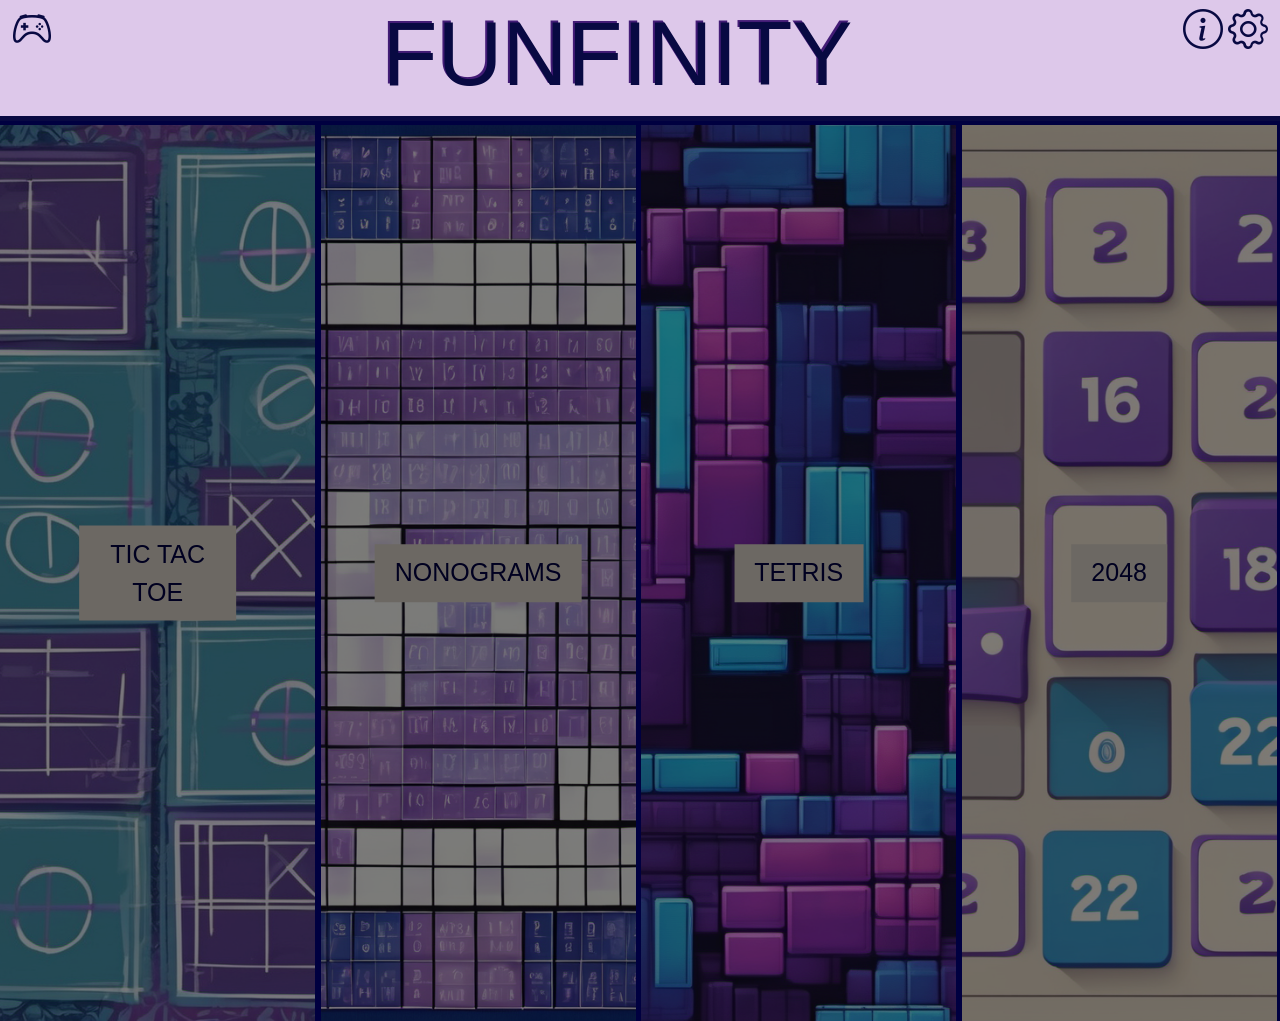
<file: home_page/index.html>
<!DOCTYPE html>
<html lang="en">

<head>
    <title>Funfinity</title>
    <link href="https://cdn.jsdelivr.net/npm/bootstrap@5.3.2/dist/css/bootstrap.min.css" rel="stylesheet"
        integrity="sha384-T3c6CoIi6uLrA9TneNEoa7RxnatzjcDSCmG1MXxSR1GAsXEV/Dwwykc2MPK8M2HN" crossorigin="anonymous">
    <link rel="stylesheet" href="https://cdn.jsdelivr.net/npm/bootstrap-icons@1.15.3/font/bootstrap-icons.min.css">
    <link rel="stylesheet" type="text/css" href="../home_page/index.css" />
    <link rel="stylesheet" href="https://cdn.jsdelivr.net/npm/bootstrap-icons@1.5.0/font/bootstrap-icons.css">
</head>

<body class="overflow-y-hidden">

    <!-- HEADER -->

    <header>
        <div class="container-fluid text-center">
            <div class="w-100 d-flex justify-content-between">
                <div class="">
                    <a href="/funfinity/funfinity.html"><i class="bi bi-controller logo"></i></a>
                </div>
                <div class="col-10">
                    <h1 class="title">FUNFINITY</h1>
                </div>
                <div class="">
                    <i type="button" class="bi bi-info-circle icons" data-bs-toggle="modal" data-bs-target="#aboutModal"> </i>
                    <i type="button" class="bi bi-gear icons" data-bs-toggle="modal" data-bs-target="#exampleModal"></i>
                </div>
            </div>
        </div>
    </header>

    <!-- GAMES -->

    <div id="grid">
        <a>
            <div class="left" type="button" data-bs-toggle="modal" data-bs-target="#staticBackdrop">
                <div class="overlay-text">TIC TAC TOE</div>
            </div>
        </a>
        <a href="../nonograms/nonograms_game.html">
            <div class="left-center">
                <div class="overlay-text">NONOGRAMS</div>
            </div>
        </a>
        <a href="../tetris/tetris.html">
            <div class="right-center">
                <div class="overlay-text">TETRIS</div>
            </div>
        </a>
        <a href="../2048/2048.html">
            <div class="right">
                <div class="overlay-text">2048</div>
            </div>
        </a>

    </div>

    <!-- MODAL SETTINGS -->

    <div class="modal fade" id="exampleModal" tabindex="-1" aria-labelledby="exampleModalLabel" aria-hidden="true">
        <div class="modal-dialog">
            <div class="modal-content">
                <div class="modal-header">
                    <h1 class="modal-title fs-5" id="exampleModalLabel">НАСТРОЙКИ</h1>
                    <button type="button" class="btn-close" data-bs-dismiss="modal" aria-label="Close"></button>
                </div>
                <div class="modal-body container text-center">
                    <div class="row">
                        <div class="col">
                            <i class="bi bi-volume-up-fill settings-icons"></i>
                            <div class="mt-2 settings-title">ЗВУК</div>
                            <br>
                            <div class="d-flex justify-content-center">
                                <input type="checkbox" class="checkbox" id="soundCheckbox">
                                <label for="soundCheckbox" class="checkbox-label">
                                    <span class="ball"></span>
                                </label>
                                <audio id="audioPlayer" autoplay
                                    src="../sources/Circus Clown Music - Sound Effect (HD).mp3"></audio>
                            </div>
                        </div>
                        <div class="col">
                            <i class="bi bi-palette settings-icons"></i>
                            <div class="mt-2 settings-title">ТЪМНА ТЕМА</div>
                            <br>
                            <div class="d-flex justify-content-center">
                                <input type="checkbox" class="checkbox" id="themeCheckbox">
                                <label for="themeCheckbox" class="checkbox-label">
                                    <span class="ball"></span>
                                </label>
                            </div>
                        </div>
                    </div>
                </div>
            </div>
        </div>
    </div>

    <!-- MODAL INFO -->

    <div class="modal fade" id="aboutModal" tabindex="-1" aria-labelledby="aboutModalLabel" aria-hidden="true">
        <div class="modal-dialog">
            <div class="modal-content">
                <div class="modal-header">
                    <h1 class="modal-title fs-5" id="aboutModalLabel">ИНФОРМАЦИЯ</h1>
                    <button type="button" class="btn-close" data-bs-dismiss="modal" aria-label="Close"></button>
                </div>
                <div class="modal-body d-flex flex-column align-items-center">
                    <img class="logo-about" src="../sources/logo.png" alt="FUNFINITY">
                    <div class="info-text">
                        FUNFINITY
                    </div>
                    <div>
                        <br>
                        <p> Уеб приложение с четири интерактивни, развиващи мисленето и следването на стратегия игри.
                            Четирите игри са „Морски шах“, „Нонограми“, „Тетрис“ и „2048“. Всяка от игрите в
                            основата си е пъзелна игра и за победа е нужно малко повече от просто безразборно щракане.
                            За всяка една от игрите са предоставени интересни факти, както и правила за самата игра,
                            обяснени възможно по най-лесния и разбираем начин.</p>
                        <br>
                        <p> Приложението е създадено като проект по дипломна работа за придобиване на трета степен на
                            професионална квалификация по професия "Системен програмист", специалност "Системно
                            програмиране".</p>
                    </div>
                </div>
                <div class="modal-footer">
                    <button type="button" class="btn btn-secondary" data-bs-dismiss="modal">Затвори</button>
                </div>
            </div>
        </div>
    </div>

    <!-- TIC TAC TOE MODAL -->

    <div class="modal fade" id="staticBackdrop" data-bs-backdrop="static" data-bs-keyboard="false" tabindex="-1"
        aria-labelledby="staticBackdropLabel" aria-hidden="true">
        <div class="modal-dialog modal-dialog-centered">
            <div class="modal-content">
                <div class="modal-header">
                    <h1 class="modal-title fs-5" id="staticBackdropLabel">TIC TAC TOE</h1>
                    <button type="button" class="btn-close" data-bs-dismiss="modal" aria-label="Close"></button>
                </div>
                <div class="modal-body">
                    <div class="d-flex justify-content-center">
                        <a href="../tic_tac_toe/tic_tac_toe_game_1_player.html"><button class="play">Играч VS
                                Компютър</button></a>
                        <a href="../tic_tac_toe/tic_tac_toe_game_2_players.html"><button class="play">Играч 1 VS Играч
                                2</button></a>
                    </div>
                </div>
            </div>
        </div>
    </div>

    <script src="https://cdn.jsdelivr.net/npm/bootstrap@5.0.0/dist/js/bootstrap.bundle.min.js"></script>
    <script src="../settings/sound_theme.js"></script>

</body>

</html>
</file>
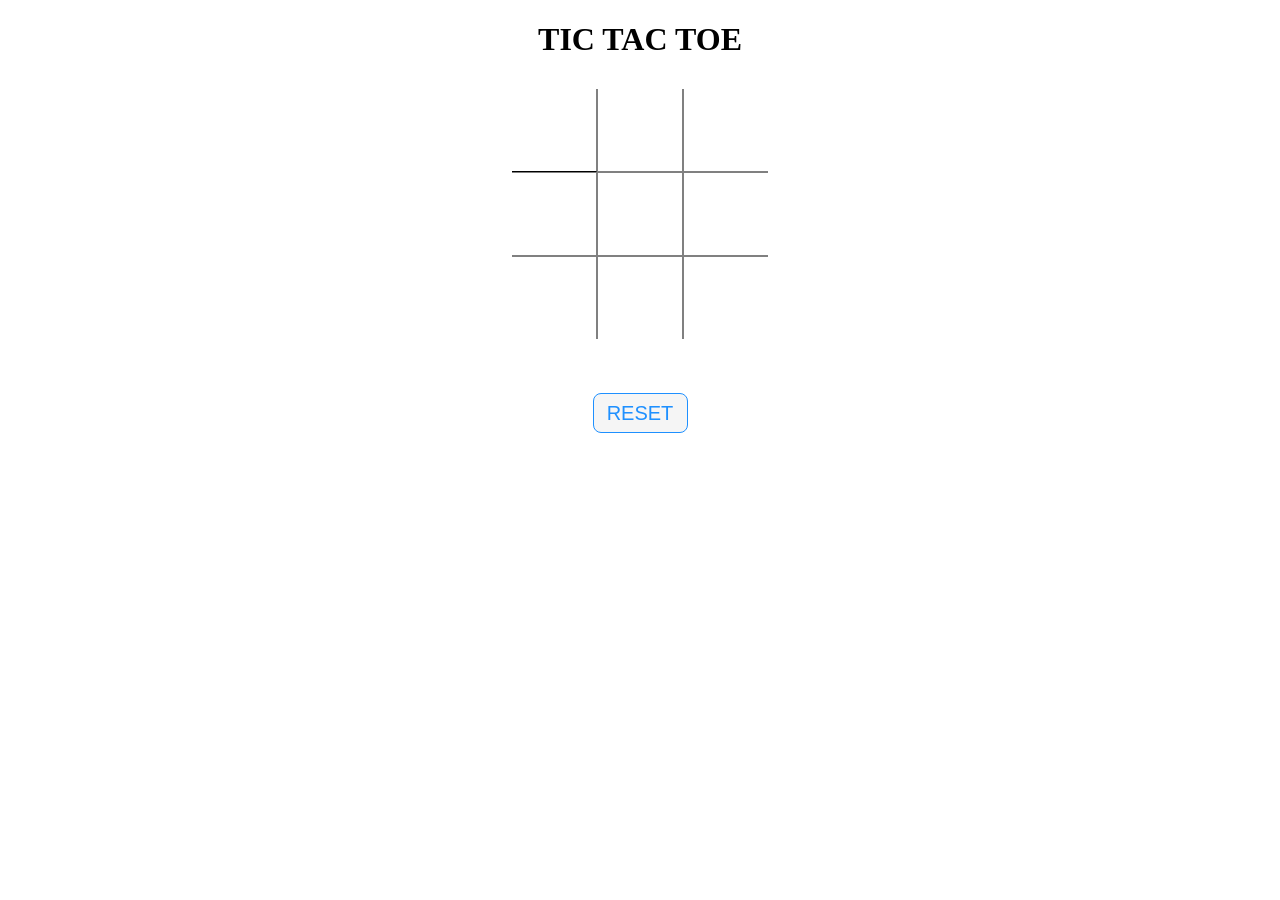
<file: tic_tac_toe_game.html>
<!DOCTYPE html>
<html>

<head>
    <meta name="viewport" content="width=device-width, initial-scale=1.0">
    <link rel="stylesheet" type="text/css" href="tic_tac_toe_game.css">
    <script src="tic_tac_toe_game.js"></script>
    <title>TIC TAC TOE</title>
</head>

<body>
    <div id="main">
        <h1>TIC TAC TOE</h1>
        <br><br>
        <div class="grid">
            <div class="row">
                <input type="text" id="c1" class="cell" onclick="turn1(); Tic_Tac_Toe();" readonly>
                <input type="text" id="c2" class="cell" onclick="turn2(); Tic_Tac_Toe();" readonly>
                <input type="text" id="c3" class="cell" onclick="turn3(); Tic_Tac_Toe();" readonly>
            </div>
            <div class="row">
                <input type="text" id="c4" class="cell" onclick="turn4(); Tic_Tac_Toe();" readonly>
                <input type="text" id="c5" class="cell" onclick="turn5(); Tic_Tac_Toe();" readonly>
                <input type="text" id="c6" class="cell" onclick="turn6(); Tic_Tac_Toe();" readonly>
            </div>
            <div class="row">
                <input type="text" id="c7" class="cell" onclick="turn7(); Tic_Tac_Toe();" readonly>
                <input type="text" id="c8" class="cell" onclick="turn8(); Tic_Tac_Toe();" readonly>
                <input type="text" id="c9" class="cell" onclick="turn9(); Tic_Tac_Toe();" readonly>
            </div>
        </div>
        <br><br><br>

        <button id="resetButton" onclick="resetFunc()">RESET</button>
        <br><br>
        <p id="print"></p> 
    </div>
</body>

</html>
</file>
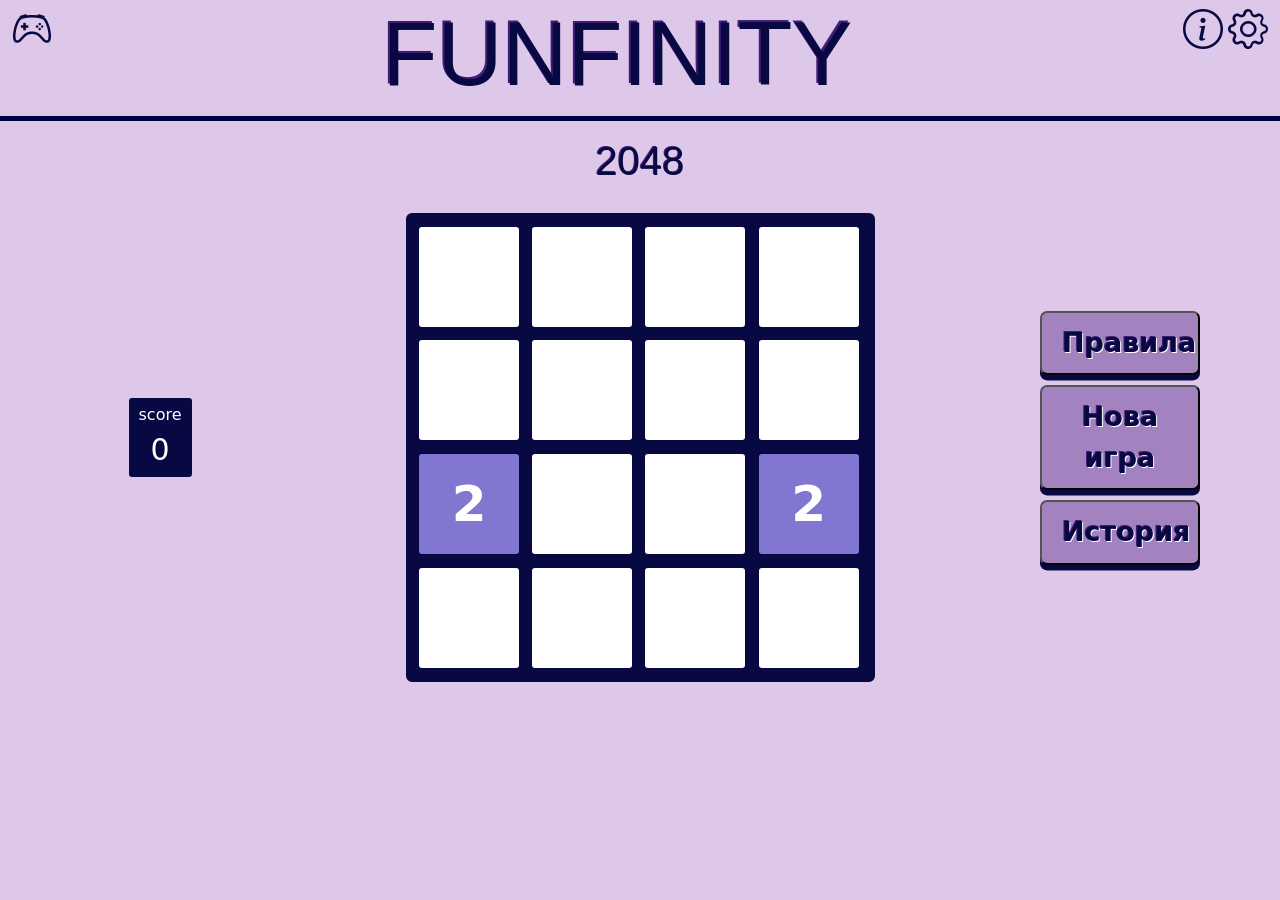
<file: 2048/2048.html>
<!DOCTYPE html>
<html lang="en" dir="ltr">

<head>
    <meta charset="utf-8">
    <link rel="stylesheet" href="https://stackpath.bootstrapcdn.com/bootstrap/4.5.2/css/bootstrap.min.css">
    <link href="https://cdn.jsdelivr.net/npm/bootstrap@5.3.2/dist/css/bootstrap.min.css" rel="stylesheet"
        integrity="sha384-T3c6CoIi6uLrA9TneNEoa7RxnatzjcDSCmG1MXxSR1GAsXEV/Dwwykc2MPK8M2HN" crossorigin="anonymous">
    <link rel="stylesheet" href="https://cdn.jsdelivr.net/npm/bootstrap-icons@1.15.3/font/bootstrap-icons.min.css">
    <link href="https://fonts.cdnfonts.com/css/games" rel="stylesheet">
    <link rel="stylesheet" href="https://cdn.jsdelivr.net/npm/bootstrap-icons@1.5.0/font/bootstrap-icons.css">
    <script src="https://cdn.jsdelivr.net/npm/bootstrap@5.3.2/dist/js/bootstrap.bundle.min.js"></script>
    <script src="https://cdn.jsdelivr.net/npm/bootstrap@5.0.0/dist/js/bootstrap.bundle.min.js"></script>
    <link rel="stylesheet" href="../2048/2048.css">
    <title>2048</title>
</head>

<body>


    <!-- HEADER -->

    <header>
        <div class="container-fluid text-center">
            <div class="w-100 d-flex justify-content-between">
                <div class="">
                    <a href="/funfinity/funfinity.html"><i class="bi bi-controller logo"></i></a>
                </div>
                <div class="col-10">
                    <h1 class="title">FUNFINITY</h1>
                </div>
                <div class="">
                    <i type="button" class="bi bi-info-circle icons" data-bs-toggle="modal"
                        data-bs-target="#aboutModal"> </i>
                    <i type="button" class="bi bi-gear icons" data-bs-toggle="modal" data-bs-target="#exampleModal"></i>
                </div>
            </div>
        </div>
    </header>

    <!-- 2048 -->

    <div class="container-fluid text-center mt-3">

        <h1 class="text-center game-text">2048</h1>

        <div class="row mt-2 d-flex align-items-center overflow-hidden">
            <div class="col-lg-3 d-flex justify-content-center">
                <div class="score-container">

                    <div class="score-title">score</div>
                    <span id="score">0</span>
                </div>
            </div>

            <div class="col-lg-6 d-flex justify-content-center">
                <div class="grid"></div>
            </div>

            <div class="col-lg-3">
                <div class="row d-flex justify-content-center buttons">
                    <button type="button" class="play" data-toggle="modal"
                        data-target="#howToPlayModal">Правила</button>
                    <button id="restart-button" type="button" class="play">Нова игра</button>
                    <button type="button" class="play" data-toggle="modal" data-target="#historyModal">История</button>
                </div>
            </div>
        </div>
    </div>

    <!-- MODAL SETTINGS -->

    <div class="modal fade" id="exampleModal" tabindex="-1" aria-labelledby="exampleModalLabel" aria-hidden="true">
        <div class="modal-dialog">
            <div class="modal-content">
                <div class="modal-header">
                    <h1 class="modal-title fs-5" id="exampleModalLabel">НАСТРОЙКИ</h1>
                    <button type="button" class="btn-close" data-bs-dismiss="modal" aria-label="Close"
                        onclick="continuePlay()"></button>
                </div>
                <div class="modal-body container text-center">
                    <div class="row">
                        <div class="col">
                            <i class="bi bi-volume-up-fill settings-icons"></i>
                            <div class="mt-2 settings-title">ЗВУК</div>
                            <br>
                            <div class="d-flex justify-content-center">
                                <input type="checkbox" class="checkbox" id="soundCheckbox">
                                <label for="soundCheckbox" class="checkbox-label">
                                    <span class="ball"></span>
                                </label>
                                <audio id="audioPlayer" autoplay
                                    src="../sources/Circus Clown Music - Sound Effect (HD).mp3"></audio>
                            </div>
                        </div>
                        <div class="col">
                            <i class="bi bi-palette settings-icons"></i>
                            <div class="mt-2 settings-title">ТЪМНА ТЕМА</div>
                            <br>
                            <div class="d-flex justify-content-center">
                                <input type="checkbox" class="checkbox" id="themeCheckbox">
                                <label for="themeCheckbox" class="checkbox-label">
                                    <span class="ball"></span>
                                </label>
                            </div>
                        </div>
                    </div>
                </div>
            </div>
        </div>
    </div>

    <!-- MODAL INFO -->

    <div class="modal fade" id="aboutModal" tabindex="-1" aria-labelledby="aboutModalLabel" aria-hidden="true">
        <div class="modal-dialog">
            <div class="modal-content">
                <div class="modal-header">
                    <h1 class="modal-title fs-5" id="aboutModalLabel">ИНФОРМАЦИЯ</h1>
                    <button type="button" class="btn-close" data-bs-dismiss="modal" aria-label="Close"></button>
                </div>
                <div class="modal-body d-flex flex-column align-items-center">
                    <img class="logo-about" src="../sources/logo.png" alt="FUNFINITY">
                    <div class="info-text">
                        FUNFINITY
                    </div>
                    <div>
                        <br>
                        <p> Уеб приложение с четири интерактивни, развиващи мисленето и следването на стратегия игри.
                            Четирите игри са „Морски шах“, „Нонограми“, „Тетрис“ и „2048“. Всяка от игрите в
                            основата си е пъзелна игра и за победа е нужно малко повече от просто безразборно щракане.
                            За всяка една от игрите са предоставени интересни факти, както и правила за самата игра,
                            обяснени възможно по най-лесния и разбираем начин.</p>
                        <br>
                        <p> Приложението е създадено като проект по дипломна работа за придобиване на трета степен на
                            професионална квалификация по професия "Системен програмист", специалност "Системно
                            програмиране".</p>
                    </div>
                </div>
                <div class="modal-footer">
                    <button type="button" class="btn btn-secondary" data-bs-dismiss="modal">Затвори</button>
                </div>
            </div>
        </div>
    </div>

    <!-- MODAL HOW TO PLAY -->

    <div class="modal fade" id="howToPlayModal" tabindex="-1" role="dialog" aria-labelledby="howToPlayModalTitle"
        aria-hidden="true">
        <div class="modal-dialog" role="document">
            <div class="modal-content">
                <div class="modal-header">
                    <h5 class="modal-title" id="howToPlayModalTitle">ПРАВИЛА</h5>
                    <button type="button" class="close" data-dismiss="modal" aria-label="Close"
                        onclick="continuePlay()">
                        <span aria-hidden="true">&times;</span>
                    </button>
                </div>
                <div class="modal-body">
                    <b>Цел:</b> Целта на играта е да комбинирате номерирани плочки (започващи с 2s) върху решетка 4x4,
                    за да
                    създадете плочка с числото 2048.
                    <br><br>
                    <b>Игра:</b> Играта започва с две произволно поставени плочки, всяка със стойност 2 или 4.
                    <br><br>
                    <b>Движение:</b> Можете да местите всички плочки в решетката в четири посоки: нагоре, надолу, наляво
                    и надясно, съответно със стрелките от клавиатурата.
                    <br><br>
                    <b>Комбиниране на плочки:</b> Когато две плочки с едно и също число се докоснат, те се сливат в една
                    плочка
                    със сумата от техните стойности. Например, ако две плочки с число 2 се докоснат, те се сливат в една
                    плочка с число 4. Ако плочка с число 4 докосне друга плочка с число 4, те се сливат в една плочка с
                    число 8 и т.н.
                    <br><br>
                    <b>Ограничения на мрежата:</b> Играта се играе на мрежа 4x4. Когато правите ход, всички плочки в
                    мрежата се
                    движат възможно най-далеч в избраната посока, с ограничението, че трябва да спрат само когато ударят
                    друга плочка или ръба на мрежата.
                    <br><br>
                    <b>Добавяне на нови плочки:</b> След всяко движение нова плочка със стойност 2 или 4 се появява на
                    празно
                    място в решетката. Стойността и позицията на новата плочка се определят на случаен принцип.
                    <br><br>
                    <b>Край на играта:</b> Играта приключва, когато няма повече ходове, които могат да бъдат направени,
                    или
                    защото мрежата е пълна и нито една съседна плочка няма същата стойност, или защото няма останали
                    празни места в мрежата.
                    <br><br>
                    <b>Печалба:</b> Вие печелите играта, когато създадете плочка с числото 2048. Можете обаче да
                    продължите да играете след тази точка, за да постигнете по-високи резултати.
                    <br><br>
                    <b>Точкуване:</b> Вашият резултат се определя от общата стойност на всички плочки в мрежата. Всяка
                    обединена плочка допринася за вашия резултат, като стойността на обединената плочка се добавя към
                    общия ви резултат.
                </div>
                <div class="modal-footer">
                    <button type="button" class="btn btn-secondary" data-dismiss="modal"
                        onclick="continuePlay()">Затвори</button>
                </div>
            </div>
        </div>
    </div>

    <!-- MODAL HISTORY -->

    <div class="modal fade" id="historyModal" tabindex="-1" role="dialog" aria-labelledby="historyModalTitle"
        aria-hidden="true">
        <div class="modal-dialog" role="document">
            <div class="modal-content">
                <div class="modal-header">
                    <h5 class="modal-title" id="historyModalTitle">ИСТОРИЯ</h5>
                    <button type="button" class="close" data-dismiss="modal" aria-label="Close"
                        onclick="continuePlay()">
                        <span aria-hidden="true">&times;</span>
                    </button>
                </div>
                <div class="modal-body">
                    <b>Разработка:</b> Деветнадесетгодишният Габриеле Цирули създава играта за един уикенд като тест, за
                    да види дали може да програмира игра от нулата.
                    <br><br>
                    <b>Произход:</b> Габриеле Цирули разработил 2048 като уеб базирана игра. Той е вдъхновен от друга
                    игра,
                    наречена "1024" от Veewo Studio и играта "Threes!" от Asher Vollmer.
                    <br><br>
                    <b>Стратегия:</b> Въпреки простите си правила, постигането на плочката 2048 изисква стратегическо
                    планиране
                    и далновидност. Играчите често разработват специфични стратегии и техники, за да увеличат максимално
                    шансовете си за достигане на най-високата възможна плочка.
                    <br><br>
                    <b>Образователна стойност:</b> Освен развлекателната си стойност, 2048 се използва като
                    образователен
                    инструмент за преподаване на математически понятия като степени на 2 и експоненциален растеж.
                    Простата му механика го прави достъпен за играчи от всички възрасти.
                </div>
                <div class="modal-footer">
                    <button type="button" class="btn btn-secondary" data-dismiss="modal"
                        onclick="continuePlay()">Затвори</button>
                </div>
            </div>
        </div>
    </div>


    <script src="../2048/2048.js"></script>
    <script src="https://code.jquery.com/jquery-3.5.1.slim.min.js"></script>
    <script src="https://cdn.jsdelivr.net/npm/@popperjs/core@2.0.8/dist/umd/popper.min.js"></script>
    <script src="https://stackpath.bootstrapcdn.com/bootstrap/4.5.2/js/bootstrap.min.js"></script>
    <script src="../settings/sound_theme.js"></script>
</body>

</html>
</file>
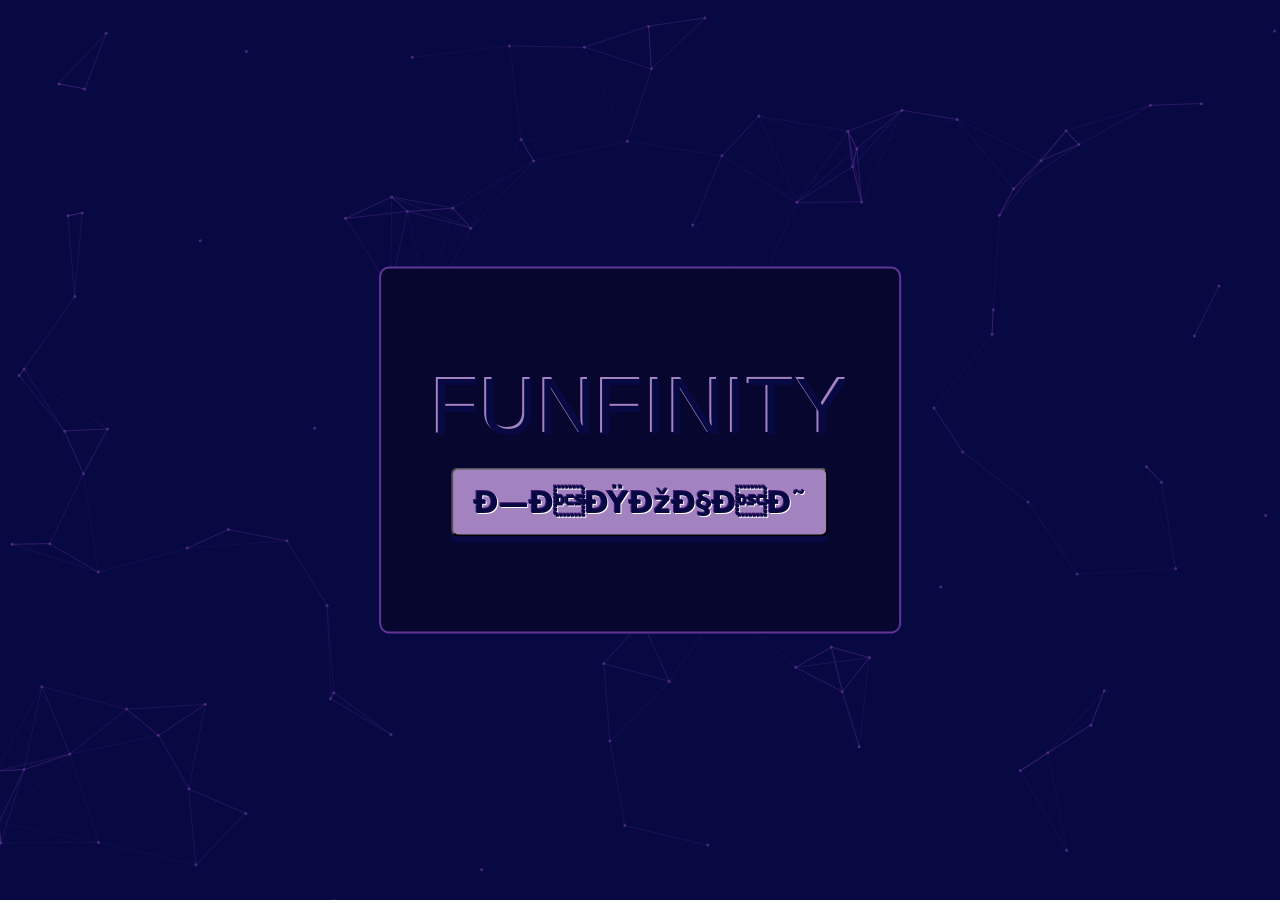
<file: funfinity/funfinity.html>
<!DOCTYPE html>
<html lang="en">

<head>
    <link href="https://cdn.jsdelivr.net/npm/bootstrap@5.3.2/dist/css/bootstrap.min.css" rel="stylesheet"
        integrity="sha384-T3c6CoIi6uLrA9TneNEoa7RxnatzjcDSCmG1MXxSR1GAsXEV/Dwwykc2MPK8M2HN" crossorigin="anonymous">
    <link href="https://fonts.cdnfonts.com/css/games" rel="stylesheet">
    <link rel="stylesheet" href="funfinity.css">
    <title>FUNFINITY</title>
</head>

<body>
    <div id="particle-canvas"></div>

    <div class="container-page">
        <h1 class="title">FUNFINITY</h1>
        <a href="../home_page/index.html"><button type="button" class="play">ЗАПОЧНИ</button></a>
    </div>
    
    <script src="../funfinity/funfinity.js"></script>
</body>

</html>
</file>
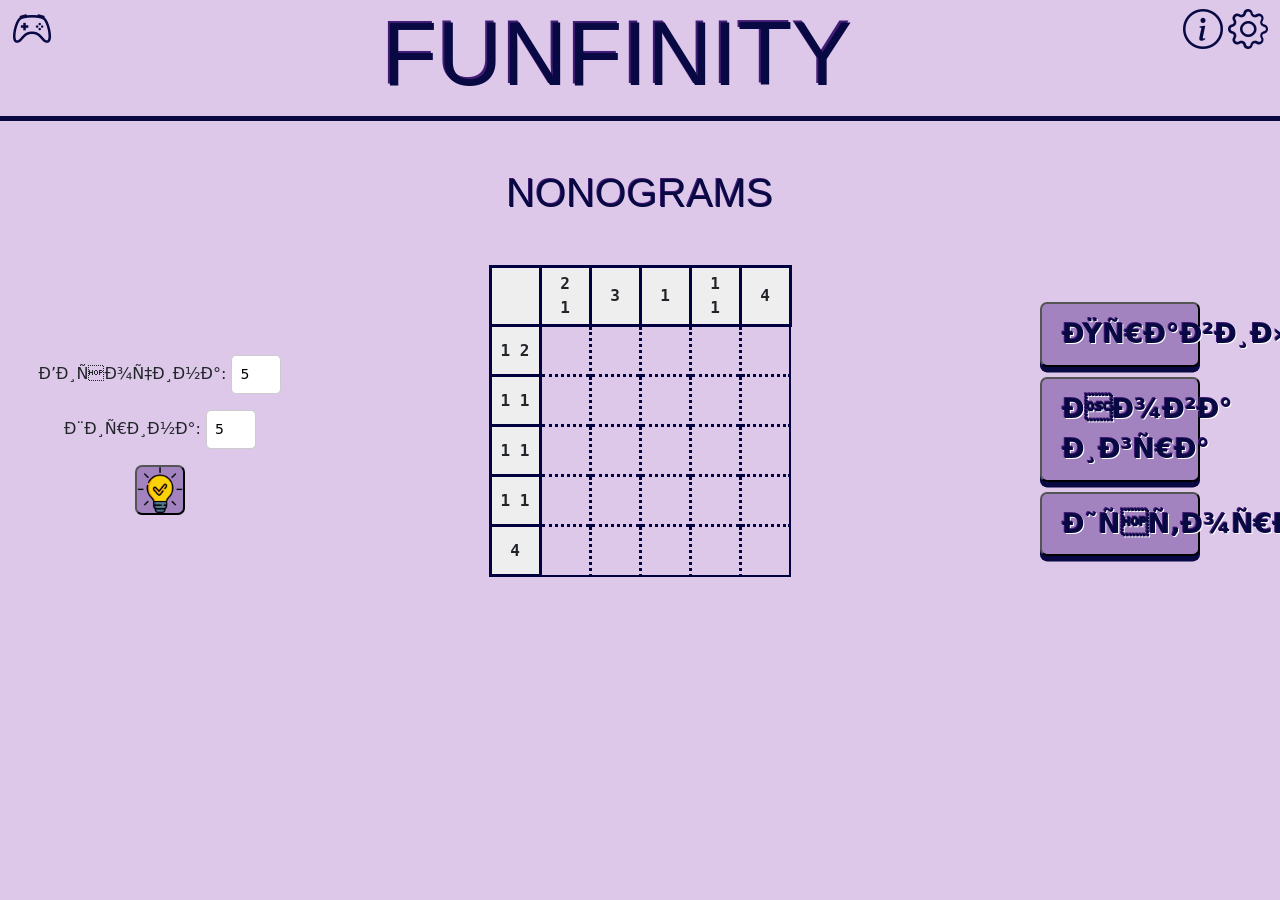
<file: nonograms/nonograms_game.html>
<!DOCTYPE html>
<html lang="en">

<head>
    <link rel="stylesheet" href="https://stackpath.bootstrapcdn.com/bootstrap/4.5.2/css/bootstrap.min.css">
    <link href="https://cdn.jsdelivr.net/npm/bootstrap@5.3.2/dist/css/bootstrap.min.css" rel="stylesheet"
        integrity="sha384-T3c6CoIi6uLrA9TneNEoa7RxnatzjcDSCmG1MXxSR1GAsXEV/Dwwykc2MPK8M2HN" crossorigin="anonymous">
    <link rel="stylesheet" href="https://cdn.jsdelivr.net/npm/bootstrap-icons@1.15.3/font/bootstrap-icons.min.css">
    <link href="https://fonts.cdnfonts.com/css/games" rel="stylesheet">
    <script src="https://cdn.jsdelivr.net/npm/bootstrap@5.3.2/dist/js/bootstrap.bundle.min.js"></script>
    <script src="https://cdn.jsdelivr.net/npm/bootstrap@5.0.0/dist/js/bootstrap.bundle.min.js"></script>
    <link rel="stylesheet" href="https://cdn.jsdelivr.net/npm/bootstrap-icons@1.5.0/font/bootstrap-icons.css">
    <link rel="stylesheet" href="nonograms_game.css">
    <title>NONOGRAMS</title>
</head>

<body>

    <!-- HEADER -->

    <header>
        <div class="container-fluid text-center">
            <div class="w-100 d-flex justify-content-between">
                <div class="">
                    <a href="/funfinity/funfinity.html"><i class="bi bi-controller logo"></i></a>
                </div>
                <div class="col-10">
                    <h1 class="title">FUNFINITY</h1>
                </div>
                <div class="">
                    <i type="button" class="bi bi-info-circle icons" data-bs-toggle="modal" data-bs-target="#aboutModal"> </i>
                    <i type="button" class="bi bi-gear icons" data-bs-toggle="modal" data-bs-target="#exampleModal"></i>
                </div>
            </div>
        </div>
    </header>

    <!-- NONOGRAMS -->

    <div class="container-fluid text-center mt-5">

        <h1 class="text-center game-text">NONOGRAMS</h1>

        <div class="row mt-5 d-flex align-items-center overflow-hidden">

            <div class="col-12 col-lg-3 d-flex justify-content-center">
                <div class="col text-center">
                    <div class="row">
                        <div class="input-container col-lg-12 col-sm-5 mt-3">
                            <label for="set-h" class="parameters">Височина: </label>
                            <input id="set-h" type="number" min="3" max="10" value="5">
                        </div>
                        <div class="input-container col-lg-12 col-sm-2 mt-3">
                            <label for="set-w" class="parameters">Ширина: </label>
                            <input id="set-w" type="number" min="3" max="10" value="5">
                        </div>
                        <div class="col-lg-12 col-sm-5 mt-3">
                            <button class="solution" id="solution"></button>
                        </div>
                    </div>
                </div>
            </div>

            <div class="col-12 col-lg-6 d-flex justify-content-center mb-3">
                <table id="game"></table>
            </div>

            <div class="col-12 col-lg-3">
                <div class="row d-flex justify-content-center buttons">
                    <button type="button" class="play" data-toggle="modal"
                        data-target="#howToPlayModal">Правила</button>
                    <button id="new-game" type="button" class="play">Нова игра</button>
                    <button type="button" class="play" data-toggle="modal" data-target="#historyModal">История</button>
                </div>
            </div>

        </div>
    </div>



    <!-- MODAL SETTINGS -->

    <div class="modal fade" id="exampleModal" tabindex="-1" aria-labelledby="exampleModalLabel" aria-hidden="true">
        <div class="modal-dialog">
            <div class="modal-content">
                <div class="modal-header">
                    <h1 class="modal-title fs-5" id="exampleModalLabel">SETTINGS</h1>
                    <button type="button" class="btn-close" data-bs-dismiss="modal" aria-label="Close"></button>
                </div>
                <div class="modal-body container text-center">
                    <div class="row">
                        <div class="col">
                            <i class="bi bi-volume-up-fill settings-icons"></i>
                            <div class="mt-2 settings-title">ЗВУК</div>
                            <br>
                            <div class="d-flex justify-content-center">
                                <input type="checkbox" class="checkbox" id="soundCheckbox">
                                <label for="soundCheckbox" class="checkbox-label">
                                    <span class="ball"></span>
                                </label>
                                <audio id="audioPlayer" autoplay
                                    src="../sources/Circus Clown Music - Sound Effect (HD).mp3"></audio>
                            </div>
                        </div>
                        <div class="col">
                            <i class="bi bi-palette settings-icons"></i>
                            <div class="mt-2 settings-title">ТЪМНА ТЕМА</div>
                            <br>
                            <div class="d-flex justify-content-center">
                                <input type="checkbox" class="checkbox" id="themeCheckbox">
                                <label for="themeCheckbox" class="checkbox-label">
                                    <span class="ball"></span>
                                </label>
                            </div>
                        </div>
                    </div>
                </div>
            </div>
        </div>
    </div>

     <!-- MODAL INFO -->

     <div class="modal fade" id="aboutModal" tabindex="-1" aria-labelledby="aboutModalLabel" aria-hidden="true">
        <div class="modal-dialog">
            <div class="modal-content">
                <div class="modal-header">
                    <h1 class="modal-title fs-5" id="aboutModalLabel">ИНФОРМАЦИЯ</h1>
                    <button type="button" class="btn-close" data-bs-dismiss="modal" aria-label="Close"></button>
                </div>
                <div class="modal-body d-flex flex-column align-items-center">
                    <img class="logo-about" src="../sources/logo.png" alt="FUNFINITY">
                    <div class="info-text">
                        FUNFINITY
                    </div>
                    <div>
                        <br>
                        <p> Уеб приложение с четири интерактивни, развиващи мисленето и следването на стратегия игри.
                            Четирите игри са „Морски шах“, „Нонограми“, „Тетрис“ и „2048“. Всяка от игрите в
                            основата си е пъзелна игра и за победа е нужно малко повече от просто безразборно щракане.
                            За всяка една от игрите са предоставени интересни факти, както и правила за самата игра,
                            обяснени възможно по най-лесния и разбираем начин.</p>
                        <br>
                        <p> Приложението е създадено като проект по дипломна работа за придобиване на трета степен на
                            професионална квалификация по професия "Системен програмист", специалност "Системно
                            програмиране".</p>
                    </div>
                </div>
                <div class="modal-footer">
                    <button type="button" class="btn btn-secondary" data-bs-dismiss="modal">Затвори</button>
                </div>
            </div>
        </div>
    </div>


    <!-- MODAL HOW TO PLAY -->

    <div class="modal fade" id="howToPlayModal" tabindex="-1" role="dialog" aria-labelledby="howToPlayModalTitle"
        aria-hidden="true">
        <div class="modal-dialog" role="document">
            <div class="modal-content">
                <div class="modal-header">
                    <h5 class="modal-title" id="howToPlayModalTitle">ПРАВИЛА</h5>
                    <button type="button" class="close" data-dismiss="modal" aria-label="Close">
                        <span aria-hidden="true">&times;</span>
                    </button>
                </div>
                <div class="modal-body">
                    <b>Цел:</b> Целта на Nonograms е да разкрие скрита фигура чрез попълване на правилните квадратчета в
                    мрежа
                    въз основа на числата, предоставени за всеки ред и колона.
                    <br><br>
                    <b>Параметри: </b> В двете полета, със стойност по подразбиране 5, може да се въведат стойности от 3
                    до 10 включително, като след въвеждането на параметрите трябва да се натисне бутона "Нова игра", за
                    да се актуализира решетката с новозададените стойности.
                    <br><br>
                    <b>Решетка:</b> Нонограмите се играят на правоъгълна мрежа, обикновено варираща от 3x3 до 10x10
                    квадратчета, въпреки че са възможни и по-големи мрежи. Решетката първоначално е празна.
                    <br><br>
                    <b>Улики:</b> Решетката е придружена от цифрови улики по краищата. Тези улики показват дължините на
                    последователните запълнени квадратчета в този ред или колона, разделени от поне един празен квадрат.
                    <br><br>
                    <b>Указания за ред и колона:</b> Всеки ред и колона има свой набор от улики, указващи подредбата на
                    запълнените квадратчета в този ред или колона.
                    <br><br>
                    <b>Попълване на квадратчета:</b> За да решат пъзела, играчите трябва да използват логика и дедукция,
                    за да
                    определят кои квадратчета да бъдат попълнени и кои да останат празни въз основа на предоставените
                    улики, като с ляв бутон на мипката се отбелязват запълнените квадратчета, а с десения бутон тези,
                    които трябва да останат празни.
                    <br><br>
                    <b>Грешки:</b> Допускането на грешки, като например попълване на грешно квадратче или оставяне
                    празно
                    правилно квадратче, може да доведе до грешки. За да се покаже съпбщението за победа е нужно да са
                    запълнени всички квадратчета или с десния бутон или с левия бутон на мишката.
                    <br><br>
                    <b>Завършване:</b> Пъзелът се счита за решен, когато всички квадратчета са правилно попълнени според
                    уликите, разкривайки скритата фигура.
                    <br><br>
                    <b>Помощ:</b> Бутонът със светещата кручка е бутонът за "Подсказки", който може чрез натискането му
                    да включва и
                    изключва решението.
                </div>
                <div class="modal-footer">
                    <button type="button" class="btn btn-secondary" data-dismiss="modal">Затвори</button>
                </div>
            </div>
        </div>
    </div>

    <!-- MODAL HISTORY -->

    <div class="modal fade" id="historyModal" tabindex="-1" role="dialog" aria-labelledby="historyModalTitle"
        aria-hidden="true">
        <div class="modal-dialog" role="document">
            <div class="modal-content">
                <div class="modal-header">
                    <h5 class="modal-title" id="historyModalTitle">ИСТОРИЯ</h5>
                    <button type="button" class="close" data-dismiss="modal" aria-label="Close">
                        <span aria-hidden="true">&times;</span>
                    </button>
                </div>
                <div class="modal-body">

                    <b>Произход:</b> Нонограмите произхождат от Япония и са въведени от Non Ishida в японско списание за
                    пъзели
                    в края на 80-те години.
                    <br><br>
                    <b>Изобретение от Нон Ишида (1987):</b> Нонограмите са изобретени от японски графичен редактор на
                    име Нон
                    Ишида през 1987 г. Тя създава пъзелите за състезание на работното си място, NichiGraph, японска
                    графична компания.
                    <br><br>
                    <b>Търговска марка Nikoli:</b> Самият термин „нонограма“ е смесица от името на Нон Ишида и гръцката
                    дума
                    „грам“, която означава „нещо написано“ или „чертеж“. Докато терминът „нонограма“ се използва често
                    на Запад, в Япония те често се наричат „рисуване по числа“ или „пикрос“.
                    <br><br>
                    <b>Размери и сложност:</b> Нонограмите се предлагат в различни размери и нива на сложност. Те могат
                    да
                    варират от малки решетки 5x5 до много по-големи решетки, понякога надхвърлящи 30x30 или повече.
                    <br><br>
                    <b>Световно първенство по пъзели:</b> Нонограмите понякога се включват като част от Световното
                    първенство
                    по пъзели, където участници от цял свят се състезават в различни предизвикателства за решаване на
                    пъзели.
                    <br><br>
                    <b>Образователни ползи:</b> Решаването на нонограми може да има когнитивни ползи, включително
                    подобрени
                    логически разсъждения, разпознаване на образи и умения за решаване на проблеми. Те често се
                    препоръчват за тренировка на мозъка и умствена стимулация.
                    <br><br>
                    <b>Международно признание:</b> Нонограмите получили международно признание, когато били представени
                    в други
                    списания за пъзели по света.
                </div>
                <div class="modal-footer">
                    <button type="button" class="btn btn-secondary" data-dismiss="modal">Затвори</button>
                </div>
            </div>
        </div>
    </div>


    <script src="nonograms_game.js"></script>
    <script src="https://code.jquery.com/jquery-3.5.1.slim.min.js"></script>
    <script src="https://cdn.jsdelivr.net/npm/@popperjs/core@2.0.8/dist/umd/popper.min.js"></script>
    <script src="https://stackpath.bootstrapcdn.com/bootstrap/4.5.2/js/bootstrap.min.js"></script>
    <script src="../settings/sound_theme.js"></script>

</body>

</html>
</file>
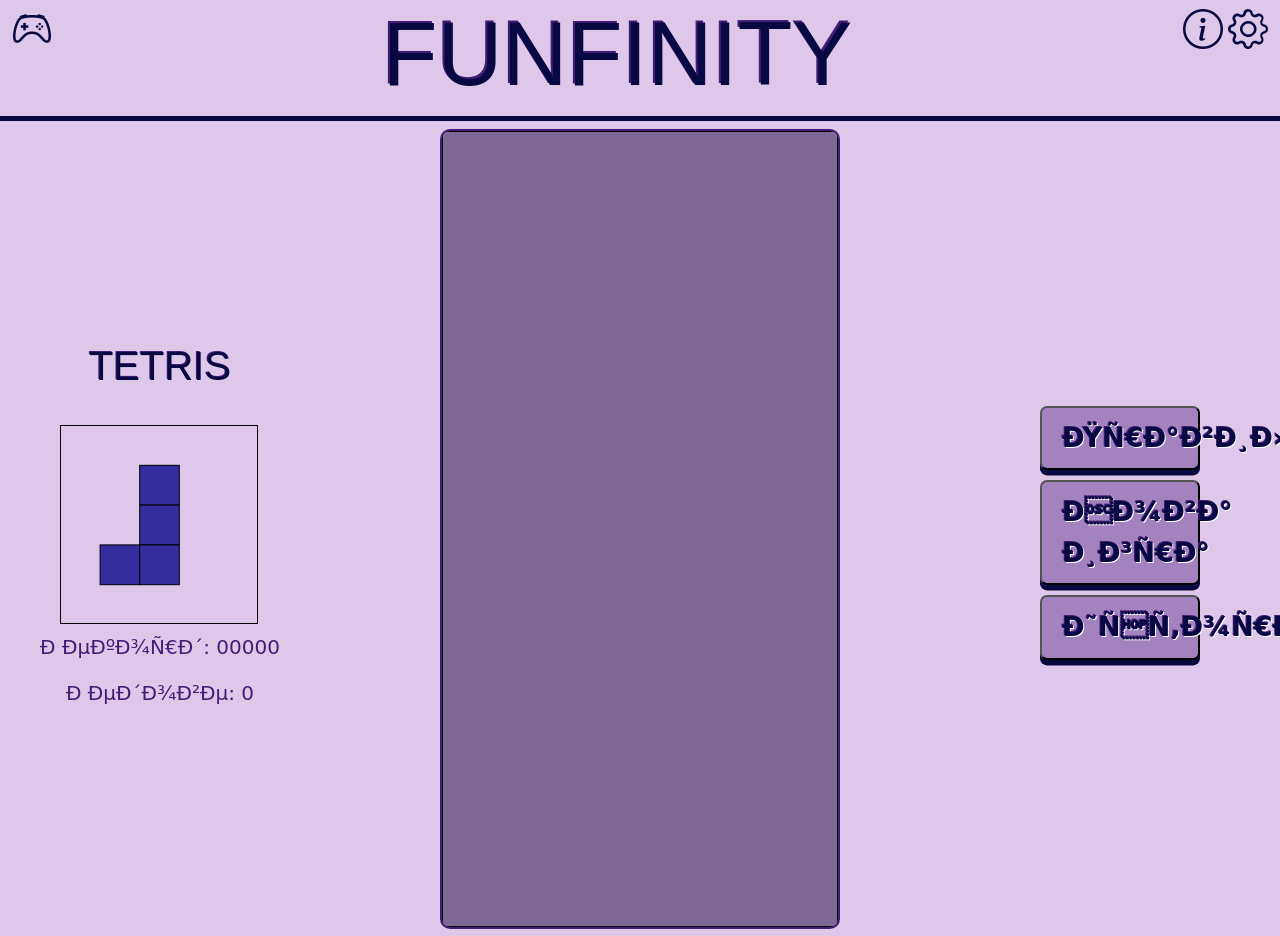
<file: tetris/tetris.html>
<!DOCTYPE html>
<html lang="en">

<head>
    <link rel="stylesheet" href="https://stackpath.bootstrapcdn.com/bootstrap/4.5.2/css/bootstrap.min.css">
    <link href="https://cdn.jsdelivr.net/npm/bootstrap@5.3.2/dist/css/bootstrap.min.css" rel="stylesheet"
        integrity="sha384-T3c6CoIi6uLrA9TneNEoa7RxnatzjcDSCmG1MXxSR1GAsXEV/Dwwykc2MPK8M2HN" crossorigin="anonymous">
    <link rel="stylesheet" href="https://cdn.jsdelivr.net/npm/bootstrap-icons@1.15.3/font/bootstrap-icons.min.css">
    <link href="https://fonts.cdnfonts.com/css/games" rel="stylesheet">
    <link rel="stylesheet" href="https://cdn.jsdelivr.net/npm/bootstrap-icons@1.5.0/font/bootstrap-icons.css">
    <script src="https://cdn.jsdelivr.net/npm/bootstrap@5.3.2/dist/js/bootstrap.bundle.min.js"></script>
    <script src="https://cdn.jsdelivr.net/npm/bootstrap@5.0.0/dist/js/bootstrap.bundle.min.js"></script>
    <link rel="stylesheet" href="../tetris/tetris.css">
    <title>Tetris</title>
</head>

<body>

    <!-- HEADER -->

    <header>
        <div class="container-fluid text-center">
            <div class="w-100 d-flex justify-content-between">
                <div class="">
                    <a href="/funfinity/funfinity.html"><i class="bi bi-controller logo"></i></a>
                </div>
                <div class="col-10">
                    <h1 class="title">FUNFINITY</h1>
                </div>
                <div class="">
                    <i type="button" class="bi bi-info-circle icons" data-bs-toggle="modal"
                        data-bs-target="#aboutModal"> </i>
                    <i type="button" class="bi bi-gear icons" data-bs-toggle="modal" data-bs-target="#exampleModal"></i>
                </div>
            </div>
        </div>
    </header>

    <!-- TETRIS -->

    <div class="container-fluid text-center mt-2">

        <div class="row d-flex align-items-center">

            <div id="menu" class="col-lg-3 col-md-6 col-12">
                <div>
                    <h1 class="game-text">TETRIS</h1>
                    <div class="empty"></div>
                    <canvas id="upcoming"></canvas>
                    <p class="result">Рекорд: <span id="score">00000</span></p>
                    <p class="result">Редове: <span id="rows">0</span></p>
                </div>
            </div>
            <div class="col-lg-6 col-md-6 col-12">
                <canvas id="canvas">
                </canvas>
            </div>
            <div class="col-lg-3 col-12">
                <div class="row d-flex justify-content-center buttons">
                    <button type="button" class="play" data-toggle="modal" data-target="#howToPlayModal"
                        onclick="wait()">Правила</button>
                    <button id="start" type="button" class="play" onclick="play()">Нова игра</button>
                    <button type="button" class="play" data-toggle="modal" data-target="#historyModal"
                        onclick="wait()">История</button>
                </div>
            </div>
        </div>
    </div>


    <!-- MODAL SETTINGS -->

    <div class="modal fade" id="exampleModal" tabindex="-1" aria-labelledby="exampleModalLabel" aria-hidden="true"
        onclick="continuePlay()">

        <div class="modal-dialog">
            <div class="modal-content">
                <div class="modal-header">
                    <h1 class="modal-title fs-5" id="exampleModalLabel">SETTINGS</h1>
                    <button type="button" class="btn-close" data-bs-dismiss="modal" aria-label="Close"
                        onclick="continuePlay()"></button>
                </div>
                <div class="modal-body container text-center">
                    <div class="row">
                        <div class="col">
                            <i class="bi bi-volume-up-fill settings-icons"></i>
                            <div class="mt-2 settings-title">ЗВУК</div>
                            <br>
                            <div class="d-flex justify-content-center">
                                <input type="checkbox" class="checkbox" id="soundCheckbox">
                                <label for="soundCheckbox" class="checkbox-label">
                                    <span class="ball"></span>
                                </label>
                                <audio id="audioPlayer" autoplay
                                    src="../sources/Circus Clown Music - Sound Effect (HD).mp3"></audio>
                            </div>
                        </div>
                        <div class="col">
                            <i class="bi bi-palette settings-icons"></i>
                            <div class="mt-2 settings-title">ТЪМНА ТЕМА</div>
                            <br>
                            <div class="d-flex justify-content-center">
                                <input type="checkbox" class="checkbox" id="themeCheckbox">
                                <label for="themeCheckbox" class="checkbox-label">
                                    <span class="ball"></span>
                                </label>
                            </div>
                        </div>
                    </div>
                </div>
            </div>
        </div>
    </div>

    <!-- MODAL INFO -->

    <div class="modal fade" id="aboutModal" tabindex="-1" aria-labelledby="aboutModalLabel" aria-hidden="true">
        <div class="modal-dialog">
            <div class="modal-content">
                <div class="modal-header">
                    <h1 class="modal-title fs-5" id="aboutModalLabel">ИНФОРМАЦИЯ</h1>
                    <button type="button" class="btn-close" data-bs-dismiss="modal" aria-label="Close"></button>
                </div>
                <div class="modal-body d-flex flex-column align-items-center">
                    <img class="logo-about" src="../sources/logo.png" alt="FUNFINITY">
                    <div class="info-text">
                        FUNFINITY
                    </div>
                    <div>
                        <br>
                        <p> Уеб приложение с четири интерактивни, развиващи мисленето и следването на стратегия игри.
                            Четирите игри са „Морски шах“, „Нонограми“, „Тетрис“ и „2048“. Всяка от игрите в
                            основата си е пъзелна игра и за победа е нужно малко повече от просто безразборно щракане.
                            За всяка една от игрите са предоставени интересни факти, както и правила за самата игра,
                            обяснени възможно по най-лесния и разбираем начин.</p>
                        <br>
                        <p> Приложението е създадено като проект по дипломна работа за придобиване на трета степен на
                            професионална квалификация по професия "Системен програмист", специалност "Системно
                            програмиране".</p>
                    </div>
                </div>
                <div class="modal-footer">
                    <button type="button" class="btn btn-secondary" data-bs-dismiss="modal">Затвори</button>
                </div>
            </div>
        </div>
    </div>

    <!-- MODAL HOW TO PLAY -->

    <div class="modal fade" id="howToPlayModal" tabindex="-1" role="dialog" aria-labelledby="howToPlayModalTitle"
        aria-hidden="true" onclick="continuePlay()">
        <div class="modal-dialog" role="document">
            <div class="modal-content">
                <div class="modal-header">
                    <h5 class="modal-title" id="howToPlayModalTitle">ПРАВИЛА</h5>
                    <button type="button" class="close" data-dismiss="modal" aria-label="Close"
                        onclick="continuePlay()">
                        <span aria-hidden="true">&times;</span>
                    </button>
                </div>
                <div class="modal-body">
                    <b>Цел:</b> Целта на Tetris е да изчисти линиите чрез подреждане на падащи блокове, наречени Tetriminos, по
                    начин, който създава пълни хоризонтални линии без никакви пропуски.
                    <br><br>
                    <b>Тетримино:</b> Тетримино са геометрични фигури, съставени от четири блока всяка. Има седем различни
                    тетримино, всяко със собствена форма.
                    <br><br>
                    <b>Движение:</b> Тетримино падат от горната част на екрана към дъното. Играчите могат да местят Tetriminos
                    хоризонтално, като натискат клавишите със стрелки наляво или надясно или използват подобни контроли
                    в зависимост от платформата. Те могат също така да въртят Tetriminos по или обратно на часовниковата
                    стрелка, като използват клавиша със стрелка нагоре или други определени контроли.
                    <br><br>
                    <b>Soft Drop:</b> Играчите могат да ускорят падането на Tetriminos, като натиснат клавиша със стрелка
                    надолу. Това е известно като soft drop и позволява по-бърза игра.
                    <br><br>
                    <b>Изчистване на линия:</b> Когато хоризонтална линия е напълно запълнена с блокове без пропуски, тя се
                    изчиства от игралното поле. Всички блокове над изчистената линия ще паднат, за да запълнят
                    пространството. Играчите печелят точки за всяка изчистена линия.
                    <br><br>
                    <b>Точкуване:</b> Точките се дават за изчистване на линии. Броят на спечелените точки зависи от броя на
                    линиите, изчистени едновременно. Изчистването на няколко реда наведнъж, известно като "Тетрис", дава
                    по-висок резултат.
                    <br><br>
                    <b>Край на играта:</b> Играта приключва, когато купчината тетримино достигне горната част на игралното
                    поле, което прави невъзможно поставянето на нови тетримино.
                </div>
                <div class="modal-footer">
                    <button type="button" class="btn btn-secondary" data-dismiss="modal"
                        onclick="continuePlay()">Затвори</button>
                </div>
            </div>
        </div>
    </div>

    <!-- MODAL HISTORY -->

    <div class="modal fade" id="historyModal" tabindex="-1" role="dialog" aria-labelledby="historyModalTitle"
        aria-hidden="true" onclick="continuePlay()">
        <div class="modal-dialog" role="document">
            <div class="modal-content">
                <div class="modal-header">
                    <h5 class="modal-title" id="historyModalTitle">ИСТОРИЯ</h5>
                    <button type="button" class="close" data-dismiss="modal" aria-label="Close"
                        onclick="continuePlay()">
                        <span aria-hidden="true">&times;</span>
                    </button>
                </div>
                <div class="modal-body">
                    <b>Произход и създател:</b> Tetris е създаден от руския компютърен учен Алексей Пажитнов през 1984
                    г. Името
                    „Tetris“ произлиза от гръцкия цифров префикс „tetra-“, отнасящ се до геометричните фигури на играта,
                    съставени от четири блока.
                    <br><br>
                    <b>Връзка със Съветския съюз:</b> Първоначално разработен на компютър Electronika 60, Tetris
                    придобива
                    популярност, когато бива пренесен на IBM PC през 1986 г. Асоциацията на играта със Съветския съюз и
                    Студената война добавя уникално историческо измерение към нейния успех.
                    <br><br>
                    <b>Ефектът на тетрис:</b> „Ефектът на тетрис“ се отнася до феномена, при който играчите, след като
                    са
                    играли Tetris за продължителен период от време, започват да виждат падащи тетромино в съзнанието си
                    или дори в сънищата си. Този ефект подчертава влиянието на играта върху когнитивната обработка.
                    <br><br>
                    <b>Дълголетие:</b> Tetris поддържа популярността си от десетилетия и често е цитиран като една от
                    най-великите видео игри на всички времена.
                    <br><br>
                    <b>Световни рекорди:</b> Играчите се състезават за високи резултати и рекорди за скорост в Tetris.
                    Играта
                    има състезателна сцена с играчи, които се стремят към най-бързите и ефективни начини за изчистване
                    на линиите. „Насоките за Тетрис“ са набор от правила, следвани в официални състезания по Тетрис.
                    <br><br>
                    <b>Юбилейни тържества:</b> Tetris отпразнува своята 30-та годишнина през 2014 г. Следователно сега
                    празнуваме 40-тата годишнина на една от най - запомнящите се игри на всички времена.
                </div>
                <div class="modal-footer">
                    <button type="button" class="btn btn-secondary" data-dismiss="modal"
                        onclick="continuePlay()">Затвори</button>
                </div>
            </div>
        </div>
    </div>

    <script src="../tetris/tetris.js"></script>
    <script src="https://code.jquery.com/jquery-3.5.1.slim.min.js"></script>
    <script src="https://cdn.jsdelivr.net/npm/@popperjs/core@2.0.8/dist/umd/popper.min.js"></script>
    <script src="https://stackpath.bootstrapcdn.com/bootstrap/4.5.2/js/bootstrap.min.js"></script>
    <script src="../settings/sound_theme.js"></script>
</body>

</html>
</file>
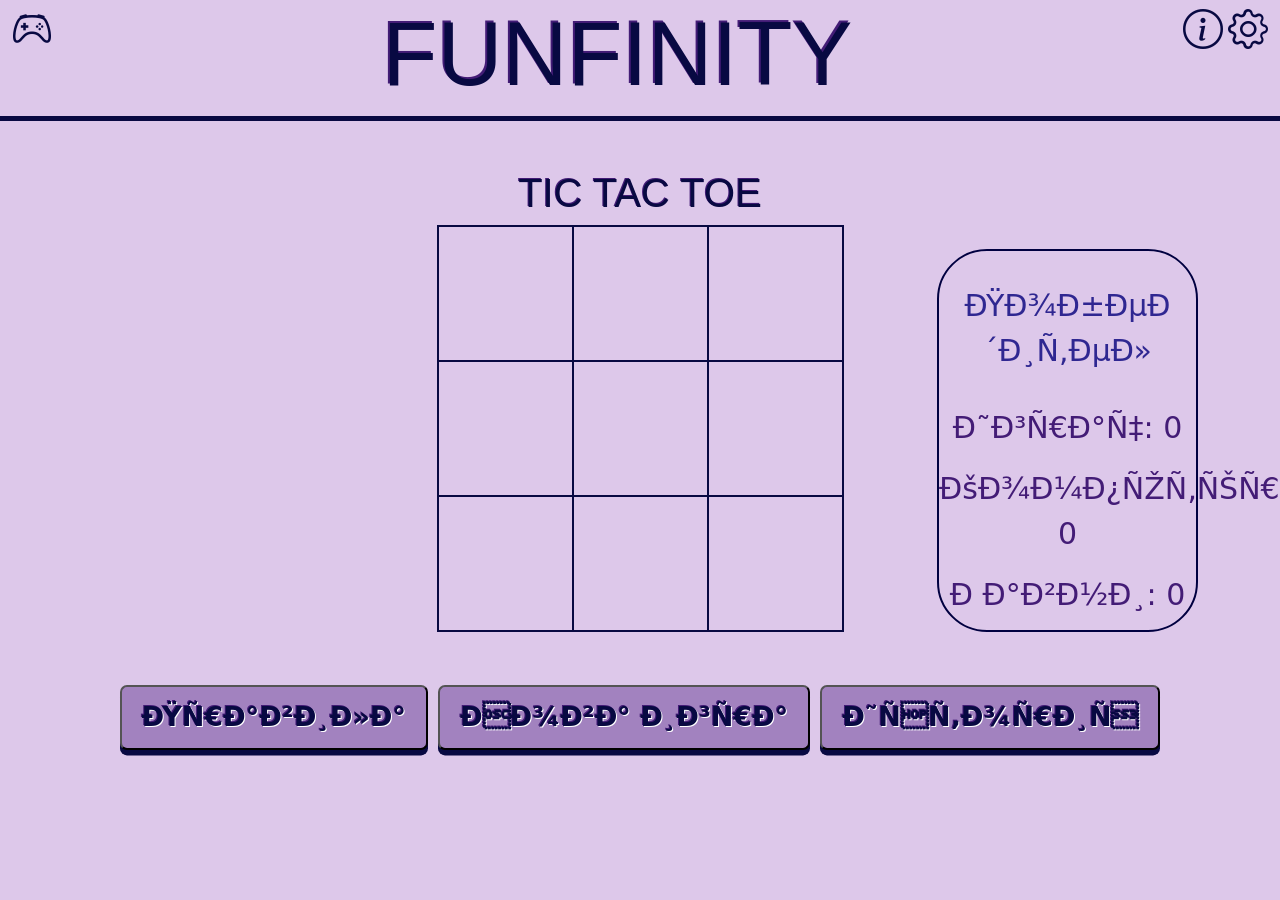
<file: tic_tac_toe/tic_tac_toe_game_1_player.html>
<!DOCTYPE html>
<html>

<head>
    <link rel="stylesheet" href="https://stackpath.bootstrapcdn.com/bootstrap/4.5.2/css/bootstrap.min.css">
    <link href="https://cdn.jsdelivr.net/npm/bootstrap@5.3.2/dist/css/bootstrap.min.css" rel="stylesheet"
        integrity="sha384-T3c6CoIi6uLrA9TneNEoa7RxnatzjcDSCmG1MXxSR1GAsXEV/Dwwykc2MPK8M2HN" crossorigin="anonymous">
    <link rel="stylesheet" href="https://cdn.jsdelivr.net/npm/bootstrap-icons@1.15.3/font/bootstrap-icons.min.css">
    <link href="https://fonts.cdnfonts.com/css/games" rel="stylesheet">
    <script src="https://cdn.jsdelivr.net/npm/bootstrap@5.3.2/dist/js/bootstrap.bundle.min.js"></script>
    <script src="https://cdn.jsdelivr.net/npm/bootstrap@5.0.0/dist/js/bootstrap.bundle.min.js"></script>
    <link rel="stylesheet" href="https://cdn.jsdelivr.net/npm/bootstrap-icons@1.5.0/font/bootstrap-icons.css">
    <link rel="stylesheet" href="/tic_tac_toe/tic_tac_toe_game.css">
    <script src="tic_tac_toe_game_1_player.js"></script>
    <title>TIC TAC TOE</title>
</head>

<body>

    <!-- HEADER -->

    <header>
        <div class="container-fluid text-center">
            <div class="w-100 d-flex justify-content-between">
                <div class="">
                    <a href="/funfinity/funfinity.html"><i class="bi bi-controller logo"></i></a>
                </div>
                <div class="col-10">
                    <h1 class="title">FUNFINITY</h1>
                </div>
                <div class="">
                    <i type="button" class="bi bi-info-circle icons" data-bs-toggle="modal"
                        data-bs-target="#aboutModal"> </i>
                    <i type="button" class="bi bi-gear icons" data-bs-toggle="modal" data-bs-target="#exampleModal"></i>
                </div>
            </div>
        </div>
    </header>

    <!-- TIC TAC TOE GAME -->

    <div class="container mt-5">

        <h1 class="text-center game-text">TIC TAC TOE</h1>
        <div class="row d-flex justify-content-center">
            <div class="col-12 col-lg-3 d-flex justify-content-center">
            </div>
            <div class="col-12 col-lg-6 d-flex justify-content-center">
                <div id="board" class="text-center"></div>
            </div>

            <div class="col-12 col-lg-3 d-flex justify-content-center mt-4">
                <div class="records">
                    <div class="d-flex justify-content-center mt-3">
                        <div id="result" class="text-center mt-3">Победител</div>
                    </div>
                    <div class="d-flex justify-content-center mt-3 row">
                        <div id="score1" class="text-center mt-3">Играч: 0</div>
                        <div id="score2" class="text-center mt-3">Компютър: 0</div>
                        <div id="score3" class="text-center mt-3">Равни: 0</div>
                    </div>
                </div>
            </div>
        </div>

        <div class="d-flex justify-content-center mt-5">
            <button type="button" class="play" data-toggle="modal" data-target="#howToPlayModal">Правила</button>
            <button id="resetBtn" type="button" class="play">Нова игра</button>
            <button type="button" class="play" data-toggle="modal" data-target="#historyModal">История</button>
        </div>
    </div>

    <!-- MODAL SETTINGS -->

    <div class="modal fade" id="exampleModal" tabindex="-1" aria-labelledby="exampleModalLabel" aria-hidden="true">
        <div class="modal-dialog">
            <div class="modal-content">
                <div class="modal-header">
                    <h1 class="modal-title fs-5" id="exampleModalLabel">SETTINGS</h1>
                    <button type="button" class="btn-close" data-bs-dismiss="modal" aria-label="Close"></button>
                </div>
                <div class="modal-body container text-center">
                    <div class="row">
                        <div class="col">
                            <i class="bi bi-volume-up-fill settings-icons"></i>
                            <div class="mt-2 settings-title">ЗВУК</div>
                            <br>
                            <div class="d-flex justify-content-center">
                                <input type="checkbox" class="checkbox" id="soundCheckbox">
                                <label for="soundCheckbox" class="checkbox-label">
                                    <span class="ball"></span>
                                </label>
                                <audio id="audioPlayer" autoplay
                                    src="../sources/Circus Clown Music - Sound Effect (HD).mp3"></audio>
                            </div>
                        </div>
                        <div class="col">
                            <i class="bi bi-palette settings-icons"></i>
                            <div class="mt-2 settings-title">ТЪМНА ТЕМА</div>
                            <br>
                            <div class="d-flex justify-content-center">
                                <input type="checkbox" class="checkbox" id="themeCheckbox">
                                <label for="themeCheckbox" class="checkbox-label">
                                    <span class="ball"></span>
                                </label>
                            </div>
                        </div>
                    </div>
                </div>
            </div>
        </div>
    </div>

    <!-- MODAL INFO -->

    <div class="modal fade" id="aboutModal" tabindex="-1" aria-labelledby="aboutModalLabel" aria-hidden="true">
        <div class="modal-dialog">
            <div class="modal-content">
                <div class="modal-header">
                    <h1 class="modal-title fs-5" id="aboutModalLabel">ИНФОРМАЦИЯ</h1>
                    <button type="button" class="btn-close" data-bs-dismiss="modal" aria-label="Close"></button>
                </div>
                <div class="modal-body d-flex flex-column align-items-center">
                    <img class="logo-about" src="../sources/logo.png" alt="FUNFINITY">
                    <div class="info-text">
                        FUNFINITY
                    </div>
                    <div>
                        <br>
                        <p> Уеб приложение с четири интерактивни, развиващи мисленето и следването на стратегия игри.
                            Четирите игри са „Морски шах“, „Нонограми“, „Тетрис“ и „2048“. Всяка от игрите в
                            основата си е пъзелна игра и за победа е нужно малко повече от просто безразборно щракане.
                            За всяка една от игрите са предоставени интересни факти, както и правила за самата игра,
                            обяснени възможно по най-лесния и разбираем начин.</p>
                        <br>
                        <p> Приложението е създадено като проект по дипломна работа за придобиване на трета степен на
                            професионална квалификация по професия "Системен програмист", специалност "Системно
                            програмиране".</p>
                    </div>
                </div>
                <div class="modal-footer">
                    <button type="button" class="btn btn-secondary" data-bs-dismiss="modal">Затвори</button>
                </div>
            </div>
        </div>
    </div>

    <!-- MODAL HOW TO PLAY -->

    <div class="modal fade" id="howToPlayModal" tabindex="-1" role="dialog" aria-labelledby="howToPlayModalTitle"
        aria-hidden="true">
        <div class="modal-dialog" role="document">
            <div class="modal-content">
                <div class="modal-header">
                    <h5 class="modal-title" id="howToPlayModalTitle">ПРАВИЛА</h5>
                    <button type="button" class="close" data-dismiss="modal" aria-label="Close">
                        <span aria-hidden="true">&times;</span>
                    </button>
                </div>
                <div class="modal-body">
                    <b>Цел:</b> Целта на играта е да получите три от вашич знам Х в един ред, хоризонтално,
                    вертикално или диагонално, върху решетка 3x3.
                    <br><br>
                    <b>Играч:</b> Във версията за един играч ще играете срещу AI опонент, който ще постави своя знак О върху мрежата.
                    <br><br>
                    <b>Начало:</b> Играта започва с празна мрежа 3x3.
                    <br><br>
                    <b>Ред:</b> Започвате, като поставите своя знак Х в празна клетка на мрежата. След това опонентът
                    с изкуствен интелект идва на свой ред, като поставя знака си в празна клетка.
                    <br><br>
                    <b>Печеливш:</b> Вие печелите играта, ако успешно получите три от вашите знаци подред, хоризонтално,
                    вертикално или диагонално, преди опонентът с изкуствен интелект да го направи.
                    <br><br>
                    <b>Загуба:</b> Ако опонентът с изкуствен интелект получи три от своите точки подред преди вас, вие губите
                    играта.
                    <br><br>
                    <b>Теглене:</b> Ако всички клетки в решетката са запълнени и нито вие, нито опонентът с изкуствен интелект
                    сте постигнали печеливш модел, играта завършва наравно.
                </div>
                <div class="modal-footer">
                    <button type="button" class="btn btn-secondary" data-dismiss="modal">Затвори</button>
                </div>
            </div>
        </div>
    </div>

    <!-- MODAL HISTORY -->

    <div class="modal fade" id="historyModal" tabindex="-1" role="dialog" aria-labelledby="historyModalTitle"
        aria-hidden="true">
        <div class="modal-dialog" role="document">
            <div class="modal-content">
                <div class="modal-header">
                    <h5 class="modal-title" id="historyModalTitle">ИСТОРИЯ</h5>
                    <button type="button" class="close" data-dismiss="modal" aria-label="Close">
                        <span aria-hidden="true">&times;</span>
                    </button>
                </div>
                <div class="modal-body">
                    <b>Древен произход:</b> Най-ранната известна версия на играта датира от древен Египет около 1300 г.
                    пр.н.е. Ранна форма на играта е открита върху керемидите на храма на Курна в Тива. Играта се играе с
                    камъчета или маркери върху решетка
                    <br><br>
                    <b>Разнообразие от имена:</b> Играта е известна с различни имена по целия свят. В Обединеното
                    кралство
                    често се нарича Кръстчета-нулички, докато в Съединените щати обикновено се нарича Tic Tac Toe. Тук в
                    България също така бива наричана Морски шах.
                    <br><br>
                    <b>Математическа сложност:</b> Въпреки своята простота, Tic Tac Toe има интересни математически
                    свойства.
                    Когато се играе оптимално, играта винаги води до равенство. Това доведе до изучаването на Tic Tac
                    Toe в областта на комбинаторната теория на игрите.
                    <br><br>
                    <b>Перфектна игра:</b> При перфектна игра и от двамата играчи, играта винаги ще завършва наравно.
                    Това е
                    така, защото, започвайки от центъра, първият играч може да форсира равенство, независимо от ходовете
                    на противника.
                    <br><br>
                    <b>Образователен инструмент:</b> Tic Tac Toe често се използва като учебен инструмент в курсове по
                    компютърни науки и изкуствен интелект за демонстриране на концепции като минимаксни алгоритми.
                    <br><br>
                    <b>Световни първенства:</b> Въпреки че Tic Tac Toe обикновено не се свързва със състезателна игра,
                    има
                    случайни световни първенства и турнири, често с игрива и безгрижна атмосфера.
                </div>
                <div class="modal-footer">
                    <button type="button" class="btn btn-secondary" data-dismiss="modal">Затвори</button>
                </div>
            </div>
        </div>
    </div>

    <script src="https://code.jquery.com/jquery-3.5.1.slim.min.js"></script>
    <script src="https://cdn.jsdelivr.net/npm/@popperjs/core@2.0.8/dist/umd/popper.min.js"></script>
    <script src="https://stackpath.bootstrapcdn.com/bootstrap/4.5.2/js/bootstrap.min.js"></script>
    <script src="../settings/sound_theme.js"></script>
</body>

</html>
</file>
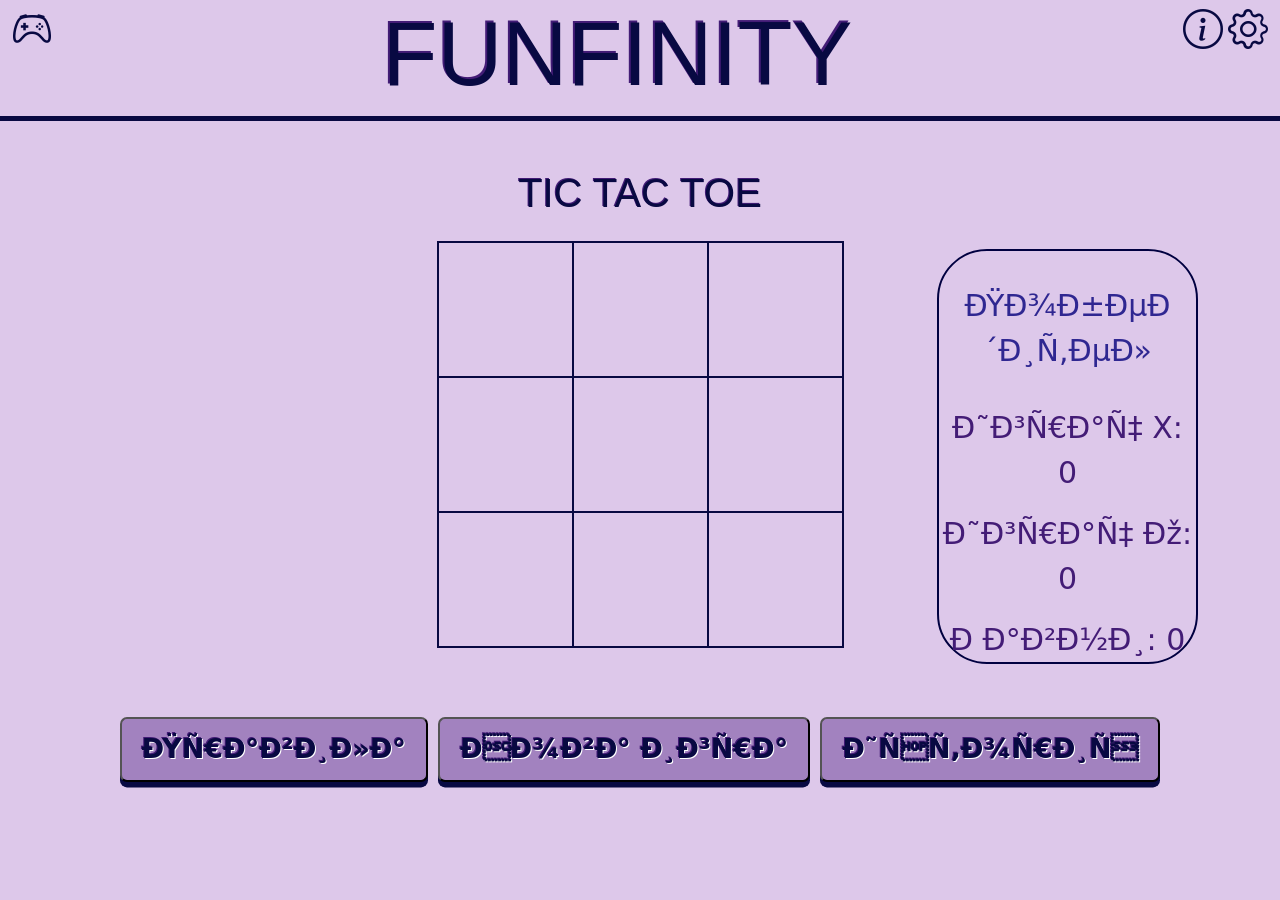
<file: tic_tac_toe/tic_tac_toe_game_2_players.html>
<!DOCTYPE html>
<html>

<head>
    <link rel="stylesheet" href="https://stackpath.bootstrapcdn.com/bootstrap/4.5.2/css/bootstrap.min.css">
    <link href="https://cdn.jsdelivr.net/npm/bootstrap@5.3.2/dist/css/bootstrap.min.css" rel="stylesheet"
        integrity="sha384-T3c6CoIi6uLrA9TneNEoa7RxnatzjcDSCmG1MXxSR1GAsXEV/Dwwykc2MPK8M2HN" crossorigin="anonymous">
    <link rel="stylesheet" href="https://cdn.jsdelivr.net/npm/bootstrap-icons@1.15.3/font/bootstrap-icons.min.css">
    <link rel="stylesheet" href="https://cdn.jsdelivr.net/npm/bootstrap-icons@1.5.0/font/bootstrap-icons.css">
    <script src="https://cdn.jsdelivr.net/npm/bootstrap@5.3.2/dist/js/bootstrap.bundle.min.js"></script>
    <script src="https://cdn.jsdelivr.net/npm/bootstrap@5.0.0/dist/js/bootstrap.bundle.min.js"></script>
    <link rel="stylesheet" href="/tic_tac_toe/tic_tac_toe_game.css">
    <script src="tic_tac_toe_game_2_players.js"></script>
    <title>TIC TAC TOE</title>
</head>

<body>
    <!-- HEADER -->

    <header>
        <div class="container-fluid text-center">
            <div class="w-100 d-flex justify-content-between">
                <div class="">
                    <a href="/funfinity/funfinity.html"><i class="bi bi-controller logo"></i></a>
                </div>
                <div class="col-10">
                    <h1 class="title">FUNFINITY</h1>
                </div>
                <div class="">
                    <i type="button" class="bi bi-info-circle icons" data-bs-toggle="modal"
                        data-bs-target="#aboutModal"> </i>
                    <i type="button" class="bi bi-gear icons" data-bs-toggle="modal" data-bs-target="#exampleModal"></i>
                </div>
            </div>
        </div>
    </header>


    <!-- TIC TAC TOE GAME -->

    <div class="container mt-5">

        <h1 class="text-center game-text">TIC TAC TOE</h1>
        <div class="row d-flex justify-content-center">
            <div class="col-12 col-lg-3 d-flex justify-content-center">
            </div>
            <div class="col-12 col-lg-6 d-flex justify-content-center">
                <div id="board" class="text-center"></div>
            </div>

            <div class="col-12 col-lg-3 d-flex justify-content-center mt-4">
                <div class="records">
                    <div class="d-flex justify-content-center mt-3">
                        <div id="result" class="text-center mt-3">Победител</div>
                    </div>
                    <div class="d-flex justify-content-center mt-3 row">
                        <div id="score1" class="text-center mt-3">Играч X: 0</div>
                        <div id="score2" class="text-center mt-3">Играч О: 0</div>
                        <div id="score3" class="text-center mt-3">Равни: 0</div>
                    </div>
                </div>
            </div>
        </div>

        <div class="d-flex justify-content-center mt-5 ">
            <button type="button" class="play" data-toggle="modal" data-target="#howToPlayModal">Правила</button>
            <button id="resetBtn" type="button" class="play">Нова игра</button>
            <button type="button" class="play" data-toggle="modal" data-target="#historyModal">История</button>
        </div>
    </div>


    <!-- MODAL SETTINGS -->

    <div class="modal fade" id="exampleModal" tabindex="-1" aria-labelledby="exampleModalLabel" aria-hidden="true">
        <div class="modal-dialog">
            <div class="modal-content">
                <div class="modal-header">
                    <h1 class="modal-title fs-5" id="exampleModalLabel">SETTINGS</h1>
                    <button type="button" class="btn-close" data-bs-dismiss="modal" aria-label="Close"></button>
                </div>
                <div class="modal-body container text-center">
                    <div class="row">
                        <div class="col">
                            <i class="bi bi-volume-up-fill settings-icons"></i>
                            <div class="mt-2 settings-title">ЗВУК</div>
                            <br>
                            <div class="d-flex justify-content-center">
                                <input type="checkbox" class="checkbox" id="soundCheckbox">
                                <label for="soundCheckbox" class="checkbox-label">
                                    <span class="ball"></span>
                                </label>
                                <audio id="audioPlayer" autoplay
                                    src="../sources/Circus Clown Music - Sound Effect (HD).mp3"></audio>
                            </div>
                        </div>
                        <div class="col">
                            <i class="bi bi-palette settings-icons"></i>
                            <div class="mt-2 settings-title">ТЪМНА ТЕМА</div>
                            <br>
                            <div class="d-flex justify-content-center">
                                <input type="checkbox" class="checkbox" id="themeCheckbox">
                                <label for="themeCheckbox" class="checkbox-label">
                                    <span class="ball"></span>
                                </label>
                            </div>
                        </div>
                    </div>
                </div>
            </div>
        </div>
    </div>

    <!-- MODAL INFO -->

    <div class="modal fade" id="aboutModal" tabindex="-1" aria-labelledby="aboutModalLabel" aria-hidden="true">
        <div class="modal-dialog">
            <div class="modal-content">
                <div class="modal-header">
                    <h1 class="modal-title fs-5" id="aboutModalLabel">ИНФОРМАЦИЯ</h1>
                    <button type="button" class="btn-close" data-bs-dismiss="modal" aria-label="Close"></button>
                </div>
                <div class="modal-body d-flex flex-column align-items-center">
                    <img class="logo-about" src="../sources/logo.png" alt="FUNFINITY">
                    <div class="info-text">
                        FUNFINITY
                    </div>
                    <div>
                        <br>
                        <p> Уеб приложение с четири интерактивни, развиващи мисленето и следването на стратегия игри.
                            Четирите игри са „Морски шах“, „Нонограми“, „Тетрис“ и „2048“. Всяка от игрите в
                            основата си е пъзелна игра и за победа е нужно малко повече от просто безразборно щракане.
                            За всяка една от игрите са предоставени интересни факти, както и правила за самата игра,
                            обяснени възможно по най-лесния и разбираем начин.</p>
                        <br>
                        <p> Приложението е създадено като проект по дипломна работа за придобиване на трета степен на
                            професионална квалификация по професия "Системен програмист", специалност "Системно
                            програмиране".</p>
                    </div>
                </div>
                <div class="modal-footer">
                    <button type="button" class="btn btn-secondary" data-bs-dismiss="modal">Затвори</button>
                </div>
            </div>
        </div>
    </div>

    <!-- MODAL HOW TO PLAY -->

    <div class="modal fade" id="howToPlayModal" tabindex="-1" role="dialog" aria-labelledby="howToPlayModalTitle"
        aria-hidden="true">
        <div class="modal-dialog" role="document">
            <div class="modal-content">
                <div class="modal-header">
                    <h5 class="modal-title" id="howToPlayModalTitle">ПРАВИЛА</h5>
                    <button type="button" class="close" data-dismiss="modal" aria-label="Close">
                        <span aria-hidden="true">&times;</span>
                    </button>
                </div>
                <div class="modal-body">
                    <b>Цел:</b> Целта на играта е да получите три от вашите знаци (X или O) в един ред, хоризонтално,
                    вертикално или диагонално, върху решетка 3x3.
                    <br><br>
                    <b>Играчи:</b> Играта се играе между двама играчи, обикновено идентифицирани като Играч X и Играч O.
                    <br><br>
                    <b>Начало:</b> Играта започва с празна мрежа 3x3.
                    <br><br>
                    <b>Ред:</b> Играч X започва играта, като поставя своя знак (X) в празна клетка на мрежата.
                    След това играч O взема своя ред, като поставя знака си (O) в друга празна клетка на мрежата.
                    Играчите се редуват да поставят знаците си, докато един играч постигне печеливш модел или мрежата се
                    запълни.
                    <br><br>
                    <b>Печалба:</b> Играч печели играта, ако успешно получи три от своите марки подред, хоризонтално,
                    вертикално или диагонално, преди опонентът му да го направи.
                    <br><br>
                    <b>Равенство:</b> Ако всички клетки в решетката са попълнени и нито един от играчите не е постигнал
                    печеливш модел, играта завършва наравно.
                    
                </div>
                <div class="modal-footer">
                    <button type="button" class="btn btn-secondary" data-dismiss="modal">Затвори</button>
                </div>
            </div>
        </div>
    </div>

    <!-- MODAL HISTORY -->

    <div class="modal fade" id="historyModal" tabindex="-1" role="dialog" aria-labelledby="historyModalTitle"
        aria-hidden="true">
        <div class="modal-dialog" role="document">
            <div class="modal-content">
                <div class="modal-header">
                    <h5 class="modal-title" id="historyModalTitle">ИСТОРИЯ</h5>
                    <button type="button" class="close" data-dismiss="modal" aria-label="Close">
                        <span aria-hidden="true">&times;</span>
                    </button>
                </div>
                <div class="modal-body">
                    <b>Древен произход:</b> Най-ранната известна версия на играта датира от древен Египет около 1300 г.
                    пр.н.е. Ранна форма на играта е открита върху керемидите на храма на Курна в Тива. Играта се играе с
                    камъчета или маркери върху решетка
                    <br><br>
                    <b>Разнообразие от имена:</b> Играта е известна с различни имена по целия свят. В Обединеното
                    кралство
                    често се нарича Кръстчета-нулички, докато в Съединените щати обикновено се нарича Tic Tac Toe. Тук в
                    България също така бива наричана Морски шах.
                    <br><br>
                    <b>Математическа сложност:</b> Въпреки своята простота, Tic Tac Toe има интересни математически
                    свойства.
                    Когато се играе оптимално, играта винаги води до равенство. Това доведе до изучаването на Tic Tac
                    Toe в областта на комбинаторната теория на игрите.
                    <br><br>
                    <b>Перфектна игра:</b> При перфектна игра и от двамата играчи, играта винаги ще завършва наравно.
                    Това е
                    така, защото, започвайки от центъра, първият играч може да форсира равенство, независимо от ходовете
                    на противника.
                    <br><br>
                    <b>Образователен инструмент:</b> Tic Tac Toe често се използва като учебен инструмент в курсове по
                    компютърни науки и изкуствен интелект за демонстриране на концепции като минимаксни алгоритми.
                    <br><br>
                    <b>Световни първенства:</b> Въпреки че Tic Tac Toe обикновено не се свързва със състезателна игра,
                    има
                    случайни световни първенства и турнири, често с игрива и безгрижна атмосфера.
                </div>
                <div class="modal-footer">
                    <button type="button" class="btn btn-secondary" data-dismiss="modal">Затвори</button>
                </div>
            </div>
        </div>
    </div>

    <script src="https://code.jquery.com/jquery-3.5.1.slim.min.js"></script>
    <script src="https://cdn.jsdelivr.net/npm/@popperjs/core@2.0.8/dist/umd/popper.min.js"></script>
    <script src="https://stackpath.bootstrapcdn.com/bootstrap/4.5.2/js/bootstrap.min.js"></script>
    <script src="../settings/sound_theme.js"></script>
</body>

</html>
</file>
<file: home_page/index.css>
@import url('https://fonts.cdnfonts.com/css/games');

body {
    background-color: #ddc8ea;
}

h1 {
    font-family: 'Games', sans-serif;
}
 header{
    border-bottom: 5px solid #080942;
 }

.title {
    font-family: 'Games', sans-serif;
    color: #080942;
    font-size: 90px;
    text-shadow: -2px -2px #431C76;
}

.logo {
    font-size: 40px;
    color: #080942;
}

.icons {
    font-size: 40px;
    color: #080942;
}

.info-text{
    font-family: 'Games', sans-serif;
    margin-top: 15px;
    font-size: 40px;
}

.settings-icons{
    font-size: 80px;
    color: #080942;
}

.settings-title{
    font-size: 25px;
    color:#080942;
}
.logo-about{
    
    width: 80%;
}

* {
    box-sizing: border-box;
}

.checkbox {
    opacity: 0;
    position: absolute;
}

.checkbox-label {
    background-color: red;
    width: 50px;
    height: 26px;
    border-radius: 50px;
    position: relative;
    padding: 5px;
    cursor: pointer;
    display: flex;
    justify-content: space-between;
    align-items: center;
}

.checkbox-label .ball {
    background-color: #fff;
    width: 22px;
    height: 22px;
    position: absolute;
    left: 2px;
    top: 2px;
    border-radius: 50%;
    transition: transform 0.2s linear;
}

.checkbox:checked+.checkbox-label .ball {
    transform: translateX(24px);
}


#soundCheckbox:checked+.checkbox-label {
    background-color: green;
}

#themeCheckbox:checked+.checkbox-label {
    background-color: green;
}

.play {
    text-align: center;
    margin: 5px;
    font-weight: bold;
    padding: 10px 20px 10px 20px;
    background-color: #A282BF;
    text-shadow: -1px -1px #431C76, 1px 1px white;
    color: #080942;
    border-radius: 7px;
    box-shadow: 0 .2em #080942;
    cursor: pointer;
    font-size: 30px;
}

.play:hover{
    background-color: #956eb8;
}

.grid {
    padding: 30px;
}

.cell {
    padding: 10px;
}

.container {
    margin-top: 20px;
}

#grid {
    height: 100vh;
    transition: 500ms;
    display: grid;
    grid-template-columns: 25fr 25fr 25fr 25fr;
    background: #000040;
    border-top: 4px solid #000040;
    gap: 2px;
}

.overlay-text {
    font-family: 'Games', sans-serif;
    position: absolute;
    top: 50%;
    left: 50%;
    transform: translate(-50%, -50%);
    background-color: #D7D0C5;
    color: #000040;
    padding: 10px 20px;
    font-size: 25px;
    text-align: center;
}

:where(.left, .left-center, .right-center, .right) {
    width: 99%;
    height: 100%;
    transition: 300ms;
}

.left {
    background-image: url(../sources/tic_tac_toe.png);
    background-repeat: no-repeat;
    background-size: cover;
    background-position: center;
    position: relative;
    filter: brightness(0.5);
}

.left-center {
    background-image: url(../sources/nonograms.png);
    background-repeat: no-repeat;
    background-size: cover;
    background-position: center;
    position: relative;
    filter: brightness(0.5);
}

.right-center {
    background-image: url(../sources/tetris.png);
    background-repeat: no-repeat;
    background-size: cover;
    background-position: center;
    position: relative;
    filter: brightness(0.5);
}

.right {
    background-image: url(../sources/2048.png);
    background-repeat: no-repeat;
    background-size: cover;
    background-position: center;
    position: relative;
    filter: brightness(0.5);
}

.left:hover {
    filter: brightness(0.8);
}

.left-center:hover {
    filter: brightness(0.8);
}

.right-center:hover {
    filter: brightness(0.8);
}

.right:hover {
    filter: brightness(0.8);
}

:where(.left, .left-center, .right-center, .right):hover {
    width: 99%;
    height: 100%;
}

#grid:has(.left:hover) {
    grid-template-columns: 46fr 18fr 18fr 18fr;
}

#grid:has(.left-center:hover) {
    grid-template-columns: 18fr 46fr 18fr 18fr;
}


#grid:has(.right-center:hover) {
    grid-template-columns: 18fr 18fr 46fr 18fr;
}


#grid:has(.right:hover) {
    grid-template-columns: 18fr 18fr 18fr 46fr;
}


.dark {
    background-color: #080942;
    
    .title {
        color: #A282BF;
        text-shadow: -2px -2px white;
    }

    .logo {
        color: #A282BF;
    }
    
    .icons {
        color: #A282BF;
    }
    
}
</file>
<file: tic_tac_toe_game.css>
.grid {
    display: flex;
    flex-direction: column;
    align-items: center;
}

.row {
    display: flex;
}

.cell {
    border: none;
    width: 80px;
    height: 80px;
    display: flex;
    align-items: center;
    justify-content: center;
    font-size: 24px;
    text-align: center;
    cursor: pointer;
}

.cell:active {
    outline: none;
}

/* 3 na 3 grid */
#c1 {
    border-bottom: 1px solid rgb(0, 0, 0);
    border-right: 1px solid gray;
}

#c2 {
    border-bottom: 1px solid gray;
    border-right: 1px solid gray;
    border-left: 1px solid gray;
}

#c3 {
    border-bottom: 1px solid gray;
    border-left: 1px solid gray;
}

#c4 {
    border-top: 1px solid gray;
    border-bottom: 1px solid gray;
    border-right: 1px solid gray;
}

#c5 {
    border: 1px solid gray;
}

#c6 {
    border-top: 1px solid gray;
    border-bottom: 1px solid gray;
    border-left: 1px solid gray;
}

#c7 {
    border-top: 1px solid gray;
    border-right: 1px solid gray;
}

#c8 {
    border-top: 1px solid gray;
    border-right: 1px solid gray;
    border-left: 1px solid gray;
}

#c9 {
    border-top: 1px solid gray;
    border-left: 1px solid gray;
}

#resetButton {
    box-sizing: border-box;
    width: 95px;
    height: 40px;
    border: 1px solid dodgerblue;
    margin-left: auto;
    border-radius: 8px;
    font-family: Verdana, Geneva, Tahoma, sans-serif;
    background-color: whitesmoke;
    color: dodgerblue;
    font-size: 20px;
    cursor: pointer;
}

#main {
    text-align: center;
}

h1 {
    color: rgb(0, 0, 0);
    margin-bottom: -5px;
}

p {
    margin-bottom: -10px;
}
</file>
<file: 2048/2048.css>
@import url('https://fonts.cdnfonts.com/css/games');

body {
    background-color: #ddc8ea;
}

h1 {
    font-family: 'Games', sans-serif;
}

header {
    border-bottom: 5px solid #000040;
}

.title {
    font-family: 'Games', sans-serif;
    color: #080942;
    font-size: 90px;
    text-shadow: -2px -2px #431C76;
}

.logo {
    font-size: 40px;
    color: #080942;
}

.logo-about{
    
    width: 80%;
}

.info-text{
    font-family: 'Games', sans-serif;
    margin-top: 15px;
    font-size: 40px;
}

.icons {
    font-size: 40px;
    color: #080942;
}

.settings-icons {
    font-size: 80px;
    color: #080942;
}

.settings-title {
    font-size: 25px;
    color: #080942;
}

.game-text {
    font-family: 'Games', sans-serif;
    color: #080942;
    font-size: 40px;
    text-shadow: -1px -1px #431C76;
}

.play {
    width: 50%;
    text-align: center;
    display: inline-block;
    margin: 5px;
    font-weight: bold;
    padding: 10px 20px 10px 20px;
    background-color: #A282BF;
    text-shadow: -1px -1px #431C76, 1px 1px white;
    color: #080942;
    -webkit-border-radius: 7px;
    -moz-border-radius: 7px;
    -o-border-radius: 7px;
    border-radius: 7px;
    box-shadow: 0 .2em #080942;
    cursor: pointer;
    font-size: 3vh;

}


.grid {
    display: flex;
    flex-wrap: wrap;
    width: 469px;
    height: 469px;
    background-color: #080942;
    border: 7px solid #080942;
    border-radius: 6px;
    margin-top: 20px;
}

.grid div {
    width: 100px;
    height: 100px;
    margin: 6.6px;
    border-radius: 3px;
    color: white;
    font-weight: bold;
    display: flex;
    align-items: center;
    justify-content: center;
    text-align: center;
    font-size: 50px;
    line-height: 1.6;
}

.score-container {
    text-align: center;
    padding: 5px 10px 5px 10px;
    border-radius: 3px;
    background-color: #080942;
    color: #FFFFFF;
}

#score {
    font-size: 30px;
}

.score-title {
    font-size: 16px;
}

.checkbox {
    opacity: 0;
    position: absolute;
}

.checkbox-label {
    background-color: red;
    width: 50px;
    height: 26px;
    border-radius: 50px;
    position: relative;
    padding: 5px;
    cursor: pointer;
    display: flex;
    justify-content: space-between;
    align-items: center;
}

.checkbox-label .ball {
    background-color: #fff;
    width: 22px;
    height: 22px;
    position: absolute;
    left: 2px;
    top: 2px;
    border-radius: 50%;
    transition: transform 0.2s linear;
}

.checkbox:checked+.checkbox-label .ball {
    transform: translateX(24px);
}


#soundCheckbox:checked+.checkbox-label {
    background-color: green;
}

#themeCheckbox:checked+.checkbox-label {
    background-color: green;
}

.dark {
    background-color: #080942;
    
    .title {
        color: #A282BF;
        text-shadow: -2px -2px white;
    }

    .logo {
        color: #A282BF;
    }
    
    .icons {
        color: #A282BF;
    }
    
    header {
        border-bottom: 5px solid #A282BF;
    }

    .play {
        background-color: #A282BF;
        text-shadow: -1px -1px #431C76, 1px 1px white;
        color: #080942;
        box-shadow: 0 .2em #431C76;

    }
    .game-text {
        color: #A282BF;
        text-shadow: -1px -1px white;
    }

    .score-container {
        background-color: #A282BF;
        color: #080942;
    }
    .grid {
        background-color: #A282BF;
        border: 7px solid #A282BF;
    }

}
</file>
<file: funfinity/funfinity.css>
@import url('https://fonts.cdnfonts.com/css/games');

body,
html {
    height: 100%;
    margin: 0;
    padding: 0;
    overflow: hidden;
}

#particle-canvas {
    position: fixed;
    top: 0;
    left: 0;
    width: 100%;
    height: 100%;
    z-index: 0;
}

.container-page {
    position: absolute;
    top: 50%;
    left: 50%;
    transform: translate(-50%, -50%);
    text-align: center;
    z-index: 1;
    border-radius: 10px;
    border: 2px solid #603499;
    padding: 90px 50px 90px 50px;
    background-color: #06062e;
}

.title {
    font-family: 'Games', sans-serif;
    color: #080942;
    font-size: 80px;
    text-shadow: -2px -2px #A282BF;
}


.play {
    text-align: center;
    display: inline-block;
    margin: 5px;
    font-weight: bold;
    padding: 10px 20px 10px 20px;
    background-color: #A282BF;
    text-shadow: -1px -1px #431C76, 1px 1px white;
    color: #080942;
    border-radius: 7px;
    box-shadow: 0 .2em #080942;
    cursor: pointer;
    font-size: 30px;

}
</file>
<file: nonograms/nonograms_game.css>
@import url('https://fonts.cdnfonts.com/css/games');

body {
    background-color: #ddc8ea;
}

h1 {
    font-family: 'Games', sans-serif;
}

header {
    border-bottom: 5px solid #080942;
}

.title {
    font-family: 'Games', sans-serif;
    color: #080942;
    font-size: 90px;
    text-shadow: -2px -2px #431C76;
}

.game-text {
    font-family: 'Games', sans-serif;
    color: #080942;
    font-size: 40px;
    text-shadow: -1px -1px #431C76;
}

.logo {
    font-size: 40px;
    color: #080942;
}

.logo-about{
    
    width: 80%;
}

.info-text{
    font-family: 'Games', sans-serif;
    margin-top: 15px;
    font-size: 40px;
}

.icons {
    font-size: 40px;
    color: #080942;
}

.settings-icons {
    font-size: 80px;
    color: #080942;
}

.settings-title {
    font-size: 25px;
    color: #080942;
}



#game {
    border-spacing: 0px;
    border-collapse: collapse;
    border: 2px solid #000040;
    user-select: none;
}


.play {
    width: 50%;
    text-align: center;
    display: inline-block;
    margin: 5px;
    font-weight: bold;
    padding: 10px 20px 10px 20px;
    background-color: #A282BF;
    text-shadow: -1px -1px #431C76, 1px 1px white;
    color: #080942;
    -webkit-border-radius: 7px;
    -moz-border-radius: 7px;
    -o-border-radius: 7px;
    border-radius: 7px;
    box-shadow: 0 .2em #080942;
    cursor: pointer;
    font-size: 3vh;

}

.solution {
    background-color: #A282BF;
    cursor: pointer;
    border-radius: 7px;
    width: 50px;
    height: 50px;
    background-image: url('../sources/solution.png');
    background-size: cover;
    background-position: center;

}


td,
th {
    width: 50px;
    height: 50px;
    padding: 4px;
    line-height: 1.5;
    white-space: nowrap;
    text-align: center;
    vertical-align: middle;

    &:nth-child(20n + 1) {
        border-right: 3px solid #000040;
    }
}

tr {
    &:nth-child(20n + 1) {

        td,
        th {
            border-bottom: 3px solid #000040;
        }
    }
}

th {
    background-color: #eee;
    font-family: 'Ubuntu Mono', monospace;
    border: 3px solid #000040;

    &.highlight {
        background-color: #ccc;
    }
}

td {
    border-top: 3px dotted #000040;
    border-left: 3px dotted #000040;

    &:hover {
        opacity: 0.85;
        background-color: #f3f3f3;
    }

    &.on {
        background-color: #221C69;
    }

    &.off {
        background-color: #7069b9;
    }
}




.input-container input {
    width: 50px;
    padding: 8px;
    border: 1px solid #ccc;
    border-radius: 5px;
    font-size: 14px;
    outline: none;
}


.checkbox {
    opacity: 0;
    position: absolute;
}

.checkbox-label {
    background-color: red;
    width: 50px;
    height: 26px;
    border-radius: 50px;
    position: relative;
    padding: 5px;
    cursor: pointer;
    display: flex;
    justify-content: space-between;
    align-items: center;
}

.checkbox-label .ball {
    background-color: #fff;
    width: 22px;
    height: 22px;
    position: absolute;
    left: 2px;
    top: 2px;
    border-radius: 50%;
    transition: transform 0.2s linear;
}

.checkbox:checked+.checkbox-label .ball {
    transform: translateX(24px);
}


#soundCheckbox:checked+.checkbox-label {
    background-color: green;
}

#themeCheckbox:checked+.checkbox-label {
    background-color: green;
}

.dark {
    background-color: #080942;

    .title {
        color: #A282BF;
        text-shadow: -2px -2px white;
    }

    .logo {
        color: #A282BF;
    }

    .icons {
        color: #A282BF;
    }

    header {
        border-bottom: 5px solid #A282BF;
    }

    .play {
        background-color: #A282BF;
        text-shadow: -1px -1px #431C76, 1px 1px white;
        color: #080942;
        box-shadow: 0 .2em #431C76;

    }

    .game-text {
        color: #A282BF;
        text-shadow: -1px -1px white;
    }

    td,
    th {
        &:nth-child(20n + 1) {
            border-right: 3px solid #ddc8ea;
        }
    }

    tr {
        &:nth-child(20n + 1) {

            td,
            th {
                border-bottom: 3px solid #ddc8ea;
            }
        }
    }

    th {
        background-color: #A282BF;
        border: 3px solid #ddc8ea;

        &.highlight {
            background-color: #ccc;
        }
    }

    td {
        border-top: 3px dotted #ddc8ea;
        border-left: 3px dotted #ddc8ea;

        &:hover {
            background-color: #f3f3f3;
        }

        &.on {
            background-color: #431C76;
        }

        &.off {
            background-color: #7069b9;
        }
    }
    #game {
        border: 2px solid #ddc8ea;
    }
    .parameters{
        color: #ddc8ea;
    }
}
</file>
<file: tetris/tetris.css>
@import url('https://fonts.cdnfonts.com/css/games');

body {
    background-color: #ddc8ea;
}

h1 {
    font-family: 'Games', sans-serif;
}

header {
    border-bottom: 5px solid #080942;
}

.title {
    font-family: 'Games', sans-serif;
    color: #080942;
    font-size: 90px;
    text-shadow: -2px -2px #431C76;
}

.game-text {
    font-family: 'Games', sans-serif;
    color: #080942;
    font-size: 40px;
    text-shadow: -1px -1px #431C76;
}

.info-text{
    font-family: 'Games', sans-serif;
    margin-top: 15px;
    font-size: 40px;
}

.logo {
    font-size: 40px;
    color: #080942;
}

.icons {
    font-size: 40px;
    color: #080942;
}

.logo-about{
    
    width: 80%;
}

.settings-icons {
    font-size: 80px;
    color: #080942;
}

.settings-title {
    font-size: 25px;
    color: #080942;
}

.result {
    font-size: 20px;
    color: #431C76;
}

#canvas {
    background-color: #7e6895;
    border: 2px solid #431C76;
    border-radius: 10px;
}

#stats {
    position: absolute
}

.empty {
    width: 100%;
    height: 3vh;
}

.play {
    width: 50%;
    text-align: center;
    display: inline-block;
    margin: 5px;
    font-weight: bold;
    padding: 10px 20px 10px 20px;
    background-color: #A282BF;
    text-shadow: -1px -1px #431C76, 1px 1px white;
    color: #080942;
    -webkit-border-radius: 7px;
    -moz-border-radius: 7px;
    -o-border-radius: 7px;
    border-radius: 7px;
    box-shadow: 0 .2em #080942;
    cursor: pointer;
    font-size: 3vh;

}

.checkbox {
    opacity: 0;
    position: absolute;
}

.checkbox-label {
    background-color: red;
    width: 50px;
    height: 26px;
    border-radius: 50px;
    position: relative;
    padding: 5px;
    cursor: pointer;
    display: flex;
    justify-content: space-between;
    align-items: center;
}

.checkbox-label .ball {
    background-color: #fff;
    width: 22px;
    height: 22px;
    position: absolute;
    left: 2px;
    top: 2px;
    border-radius: 50%;
    transition: transform 0.2s linear;
}

.checkbox:checked+.checkbox-label .ball {
    transform: translateX(24px);
}


#soundCheckbox:checked+.checkbox-label {
    background-color: green;
}

#themeCheckbox:checked+.checkbox-label {
    background-color: green;
}

.dark {
    background-color: #080942;

    .title {
        color: #A282BF;
        text-shadow: -2px -2px white;
    }

    .logo {
        color: #A282BF;
    }

    .icons {
        color: #A282BF;
    }

    header {
        border-bottom: 5px solid #A282BF;
    }

    .play {
        background-color: #A282BF;
        text-shadow: -1px -1px #431C76, 1px 1px white;
        color: #080942;
        box-shadow: 0 .2em #431C76;

    }

    .game-text {
        color: #A282BF;
        text-shadow: -1px -1px white;
    }
    .result {
        color: #A282BF;
    }
    #upcoming{
        background-color: #A282BF;
    }

}


@media screen and (min-width: 0px) and (min-height: 0px) {


    #upcoming {
        width: 50px;
        height: 50px;
    }

    #canvas {
        width: 100px;
        height: 200px;
    }
}

/* 10px chunks */
@media screen and (min-width: 400px) and (min-height: 400px) {
    #upcoming {
        width: 75px;
        height: 75px;
    }

    #canvas {
        width: 150px;
        height: 300px;
    }
}

/* 15px chunks */
@media screen and (min-width: 500px) and (min-height: 500px) {
    #upcoming {
        width: 100px;
        height: 100px;
    }

    #canvas {
        width: 200px;
        height: 400px;
    }
}

/* 20px chunks */
@media screen and (min-width: 600px) and (min-height: 600px) {
    #upcoming {
        width: 125px;
        height: 125px;
    }

    #canvas {
        width: 250px;
        height: 500px;
    }
}

/* 25px chunks */
@media screen and (min-width: 700px) and (min-height: 700px) {
    #upcoming {
        width: 150px;
        height: 150px;
    }

    #canvas {
        width: 300px;
        height: 600px;
    }
}

/* 30px chunks */
@media screen and (min-width: 800px) and (min-height: 800px) {
    #upcoming {
        width: 175px;
        height: 175px;
    }

    #canvas {
        width: 350px;
        height: 700px;
    }
}

/* 35px chunks */
@media screen and (min-width: 900px) and (min-height: 900px) {
    #upcoming {
        width: 200px;
        height: 200px;
    }

    #canvas {
        width: 400px;
        height: 800px;
    }
}
</file>
<file: tic_tac_toe/tic_tac_toe_game.css>
@import url('https://fonts.cdnfonts.com/css/games');

body {
    background-color: #ddc8ea;
}

h1 {
    font-family: 'Games', sans-serif;
}

header {
    border-bottom: 5px solid #080942;
}

.title {
    font-family: 'Games', sans-serif;
    color: #080942;
    font-size: 90px;
    text-shadow: -2px -2px #431C76;
}

.game-text {
    font-family: 'Games', sans-serif;
    color: #080942;
    font-size: 40px;
    text-shadow: -1px -1px #431C76;
}

.info-text{
    font-family: 'Games', sans-serif;
    margin-top: 15px;
    font-size: 40px;
}

.logo {
    font-size: 40px;
    color: #080942;
}

.icons {
    font-size: 40px;
    color: #080942;
}

.logo-about{
    
    width: 80%;
}

.settings-icons {
    font-size: 80px;
    color: #080942;
}

.settings-title {
    font-size: 25px;
    color: #080942;
}

#board {
    display: grid;
    grid-template-columns: repeat(3, 15vh);
    margin: auto;
    border: 1px solid #080942;
}

.cell {
    width: 15vh;
    height: 15vh;
    border: 1px solid #080942;
    cursor: pointer;
    font-size: 30px;
    display: flex;
    align-items: center;
    justify-content: center;
}


#result {
    font-size: 30px;
    color: #2F2791;
}

#score1 {
    font-size: 30px;
    color: #431C76;
}

#score2 {
    font-size: 30px;
    color: #431C76;
}

#score3 {
    font-size: 30px;
    color: #431C76;
}

.play {
    text-align: center;
    display: inline-block;
    margin: 5px;
    font-weight: bold;
    padding: 10px 20px 10px 20px;
    background-color: #A282BF;
    text-shadow: -1px -1px #431C76, 1px 1px white;
    color: #080942;
    border-radius: 7px;
    box-shadow: 0 .2em #080942;
    cursor: pointer;
    font-size: 3vh;

}

.records {
    height: 100%;
    width: 100%;
    border: 2px solid #000040;
    border-radius: 50px;
}


.checkbox {
    opacity: 0;
    position: absolute;
}

.checkbox-label {
    background-color: red;
    width: 50px;
    height: 26px;
    border-radius: 50px;
    position: relative;
    padding: 5px;
    cursor: pointer;
    display: flex;
    justify-content: space-between;
    align-items: center;
}

.checkbox-label .ball {
    background-color: #fff;
    width: 22px;
    height: 22px;
    position: absolute;
    left: 2px;
    top: 2px;
    border-radius: 50%;
    transition: transform 0.2s linear;
}

.checkbox:checked+.checkbox-label .ball {
    transform: translateX(24px);
}


#soundCheckbox:checked+.checkbox-label {
    background-color: green;
}

#themeCheckbox:checked+.checkbox-label {
    background-color: green;
}

.dark {
    background-color: #080942;

    .title {
        color: #A282BF;
        text-shadow: -2px -2px white;
    }

    .logo {
        color: #A282BF;
    }

    .icons {
        color: #A282BF;
    }

    #result {
        color: #431C76;
        text-shadow: -1px -1px solid white;
    }

    #score1 {
        color: #A282BF;
    }

    #score2 {
        color: #A282BF;
    }

    #score3 {
        color: #A282BF;
    }

    .records {
        border: 2px solid #A282BF;
    }

    .game-text {
        color: #A282BF;
        text-shadow: -1px -1px white;
    }

    #board {
        border: 1px solid #A282BF;
    }

    .cell {
        border: 1px solid #A282BF;
    }

    header {
        border-bottom: 5px solid #A282BF;
    }

    .play {
        background-color: #A282BF;
        text-shadow: -1px -1px #431C76, 1px 1px white;
        color: #080942;
        box-shadow: 0 .2em #431C76;

    }
    .cell {
        color: #ddc8ea;
    }
}
</file>
